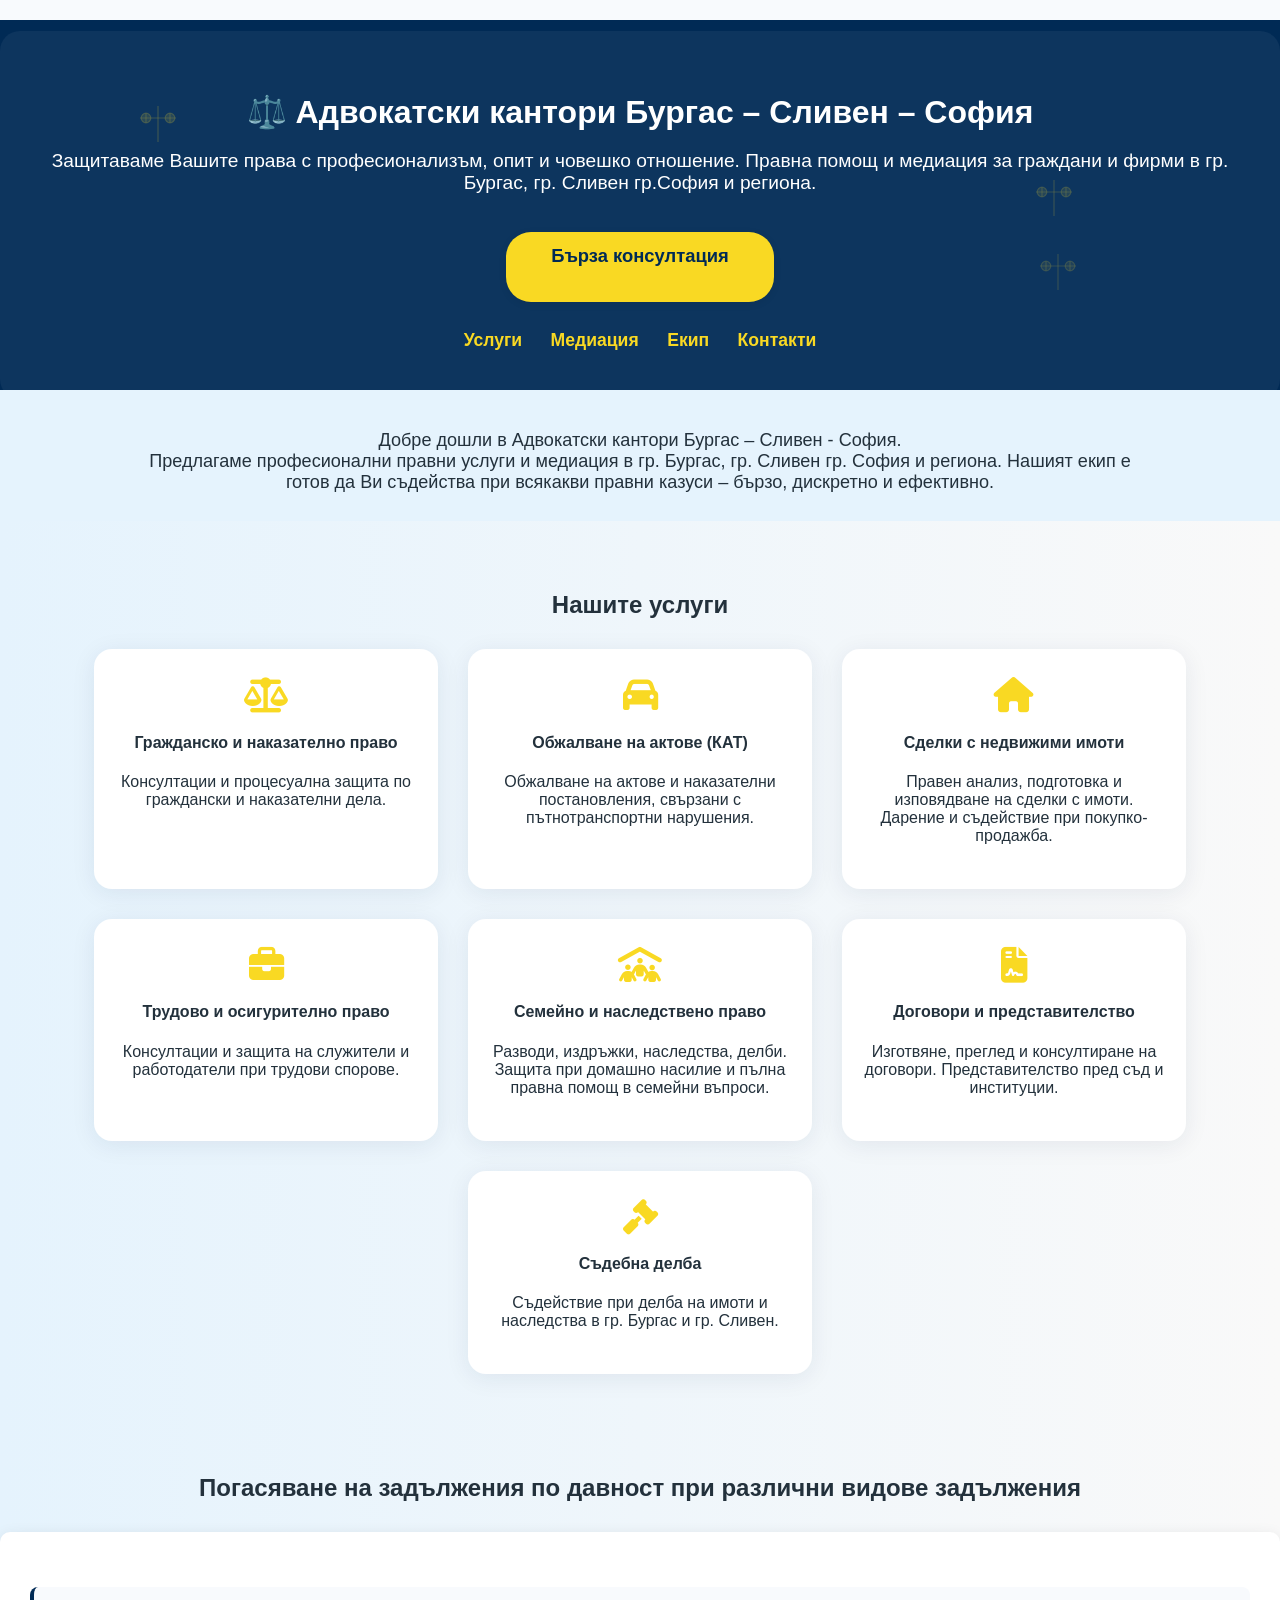
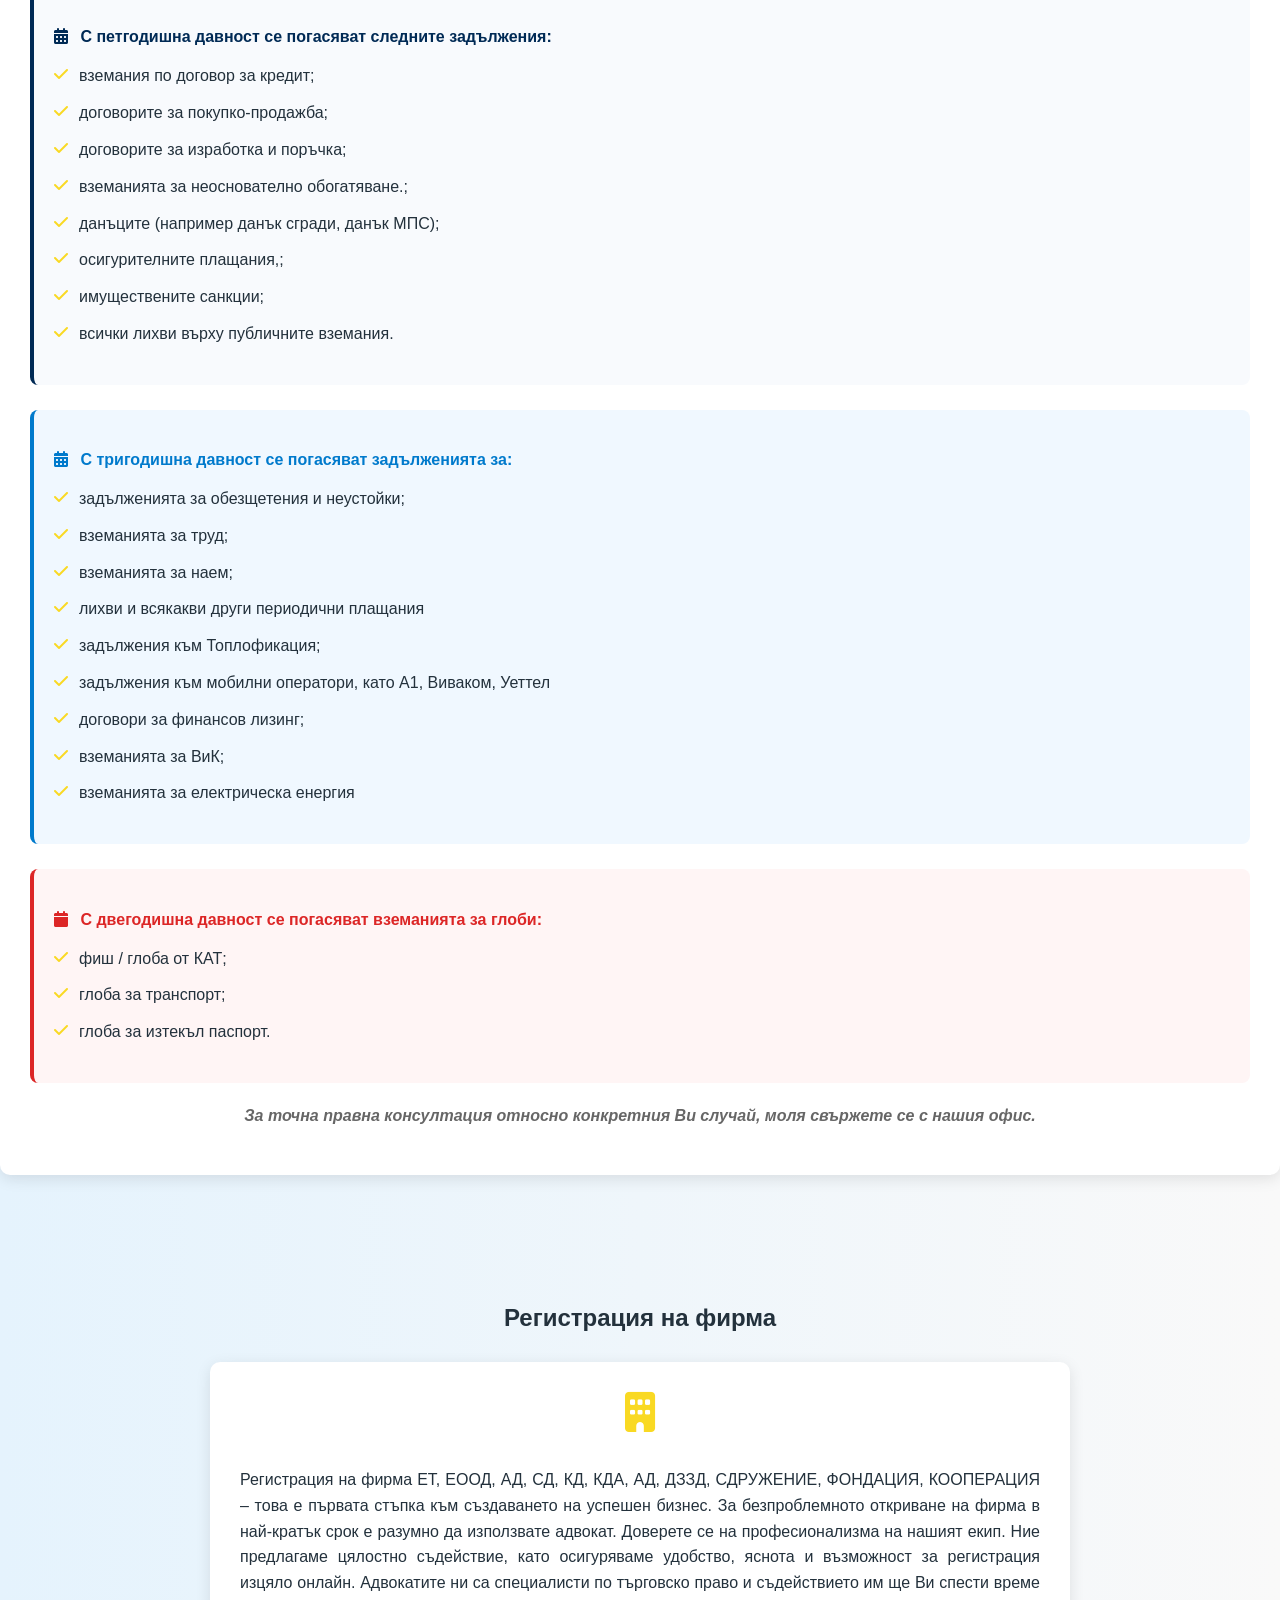
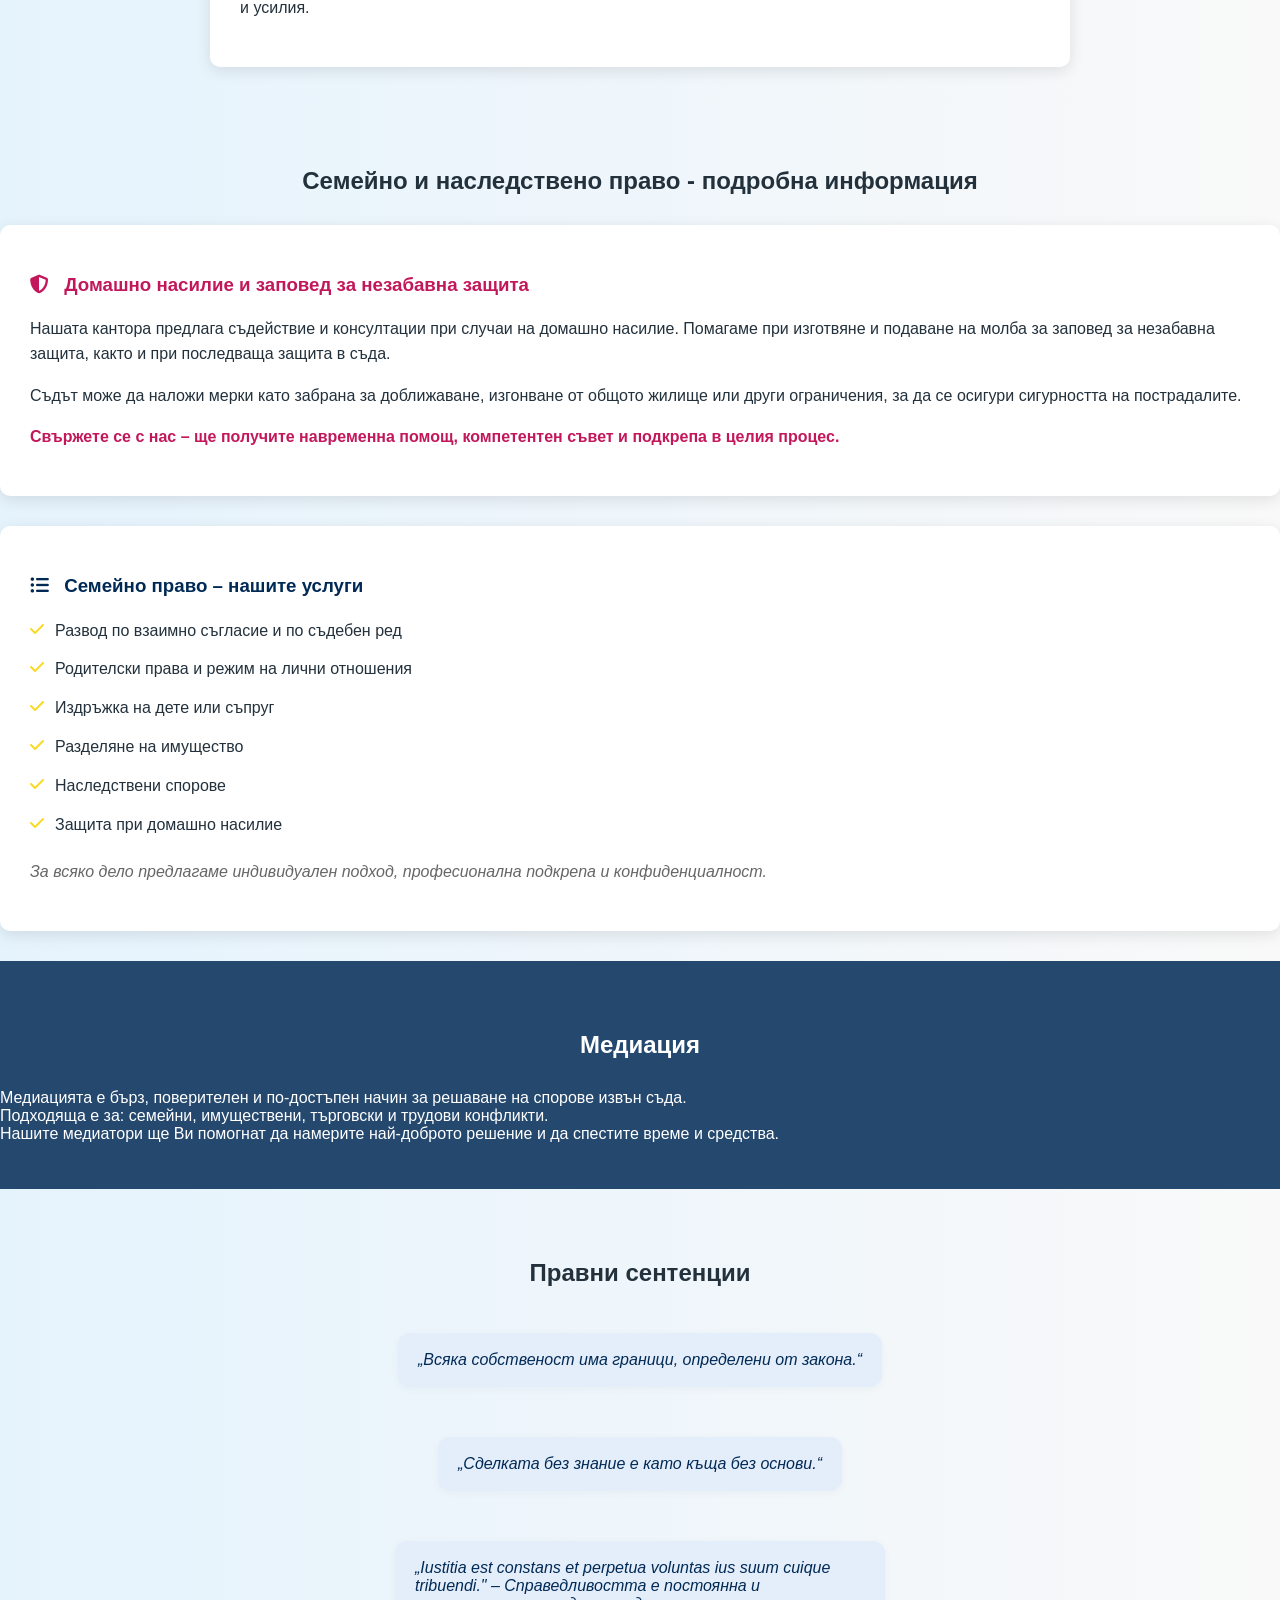
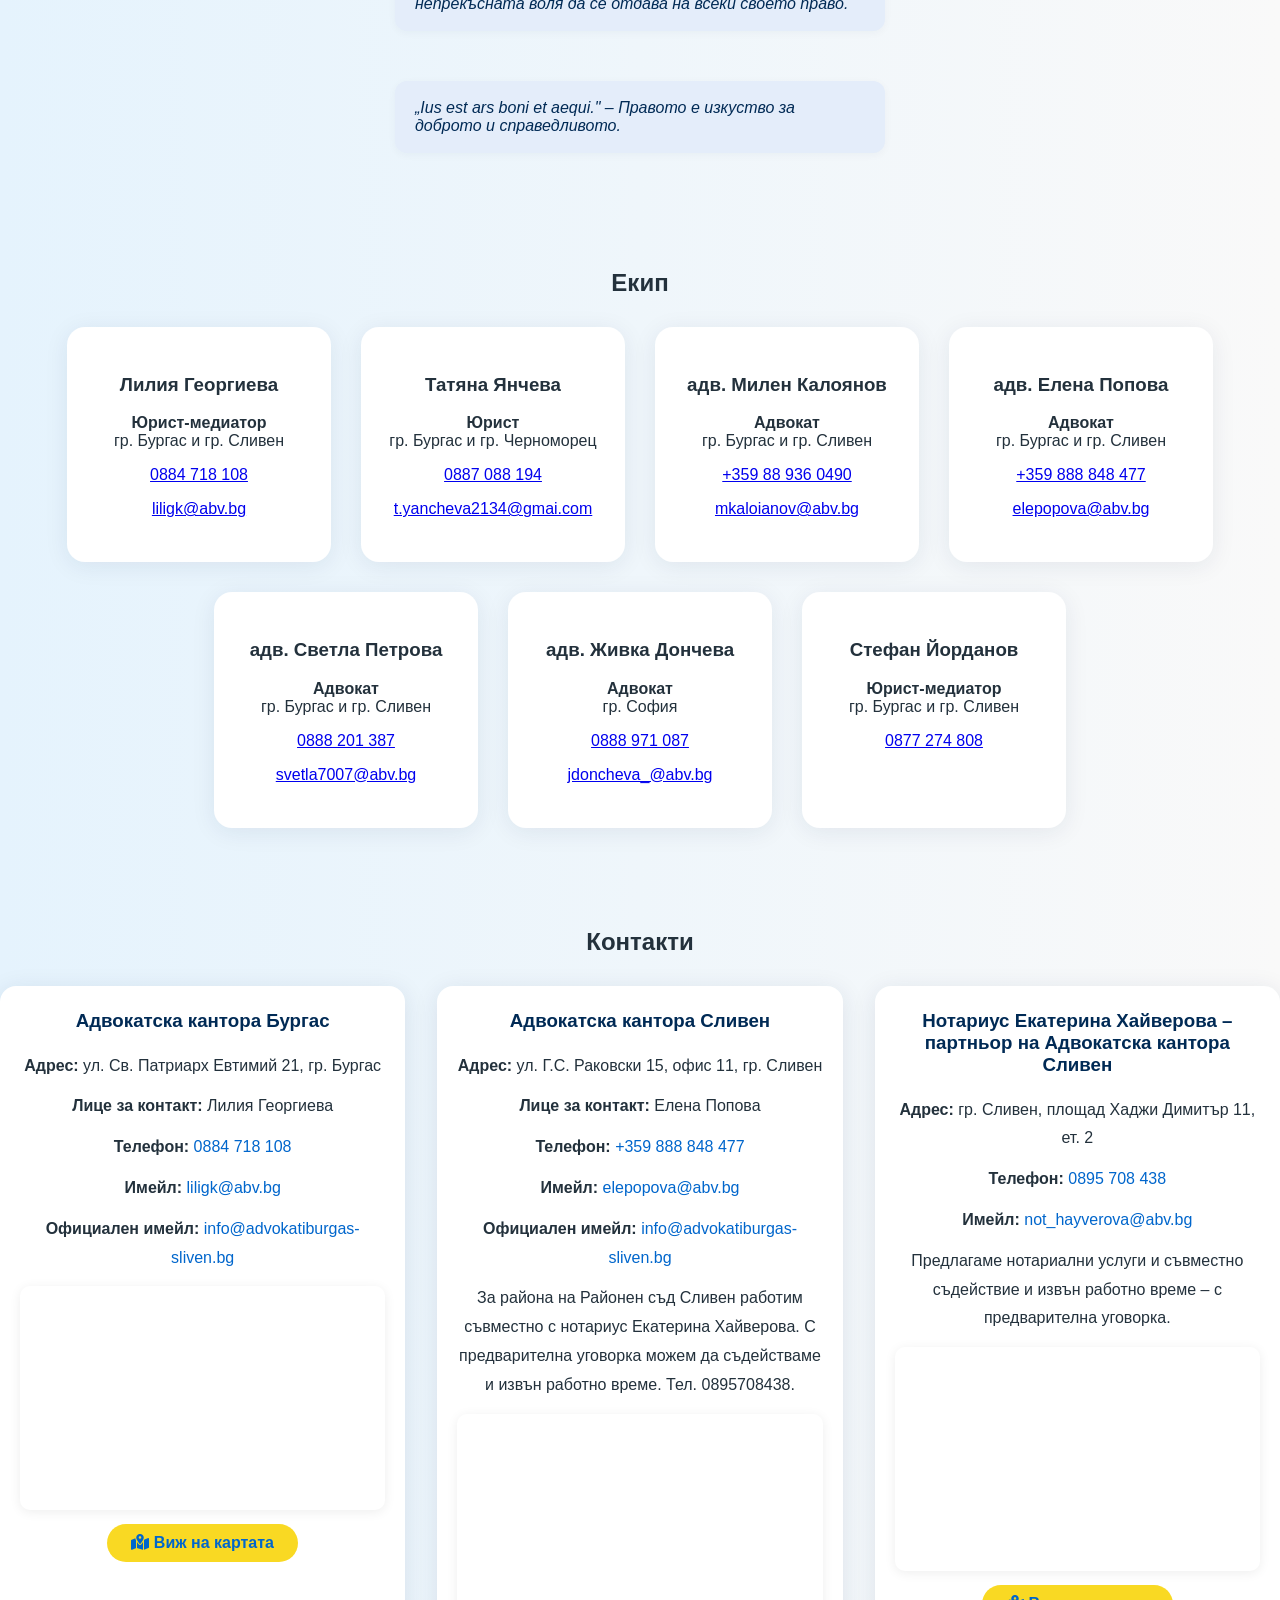
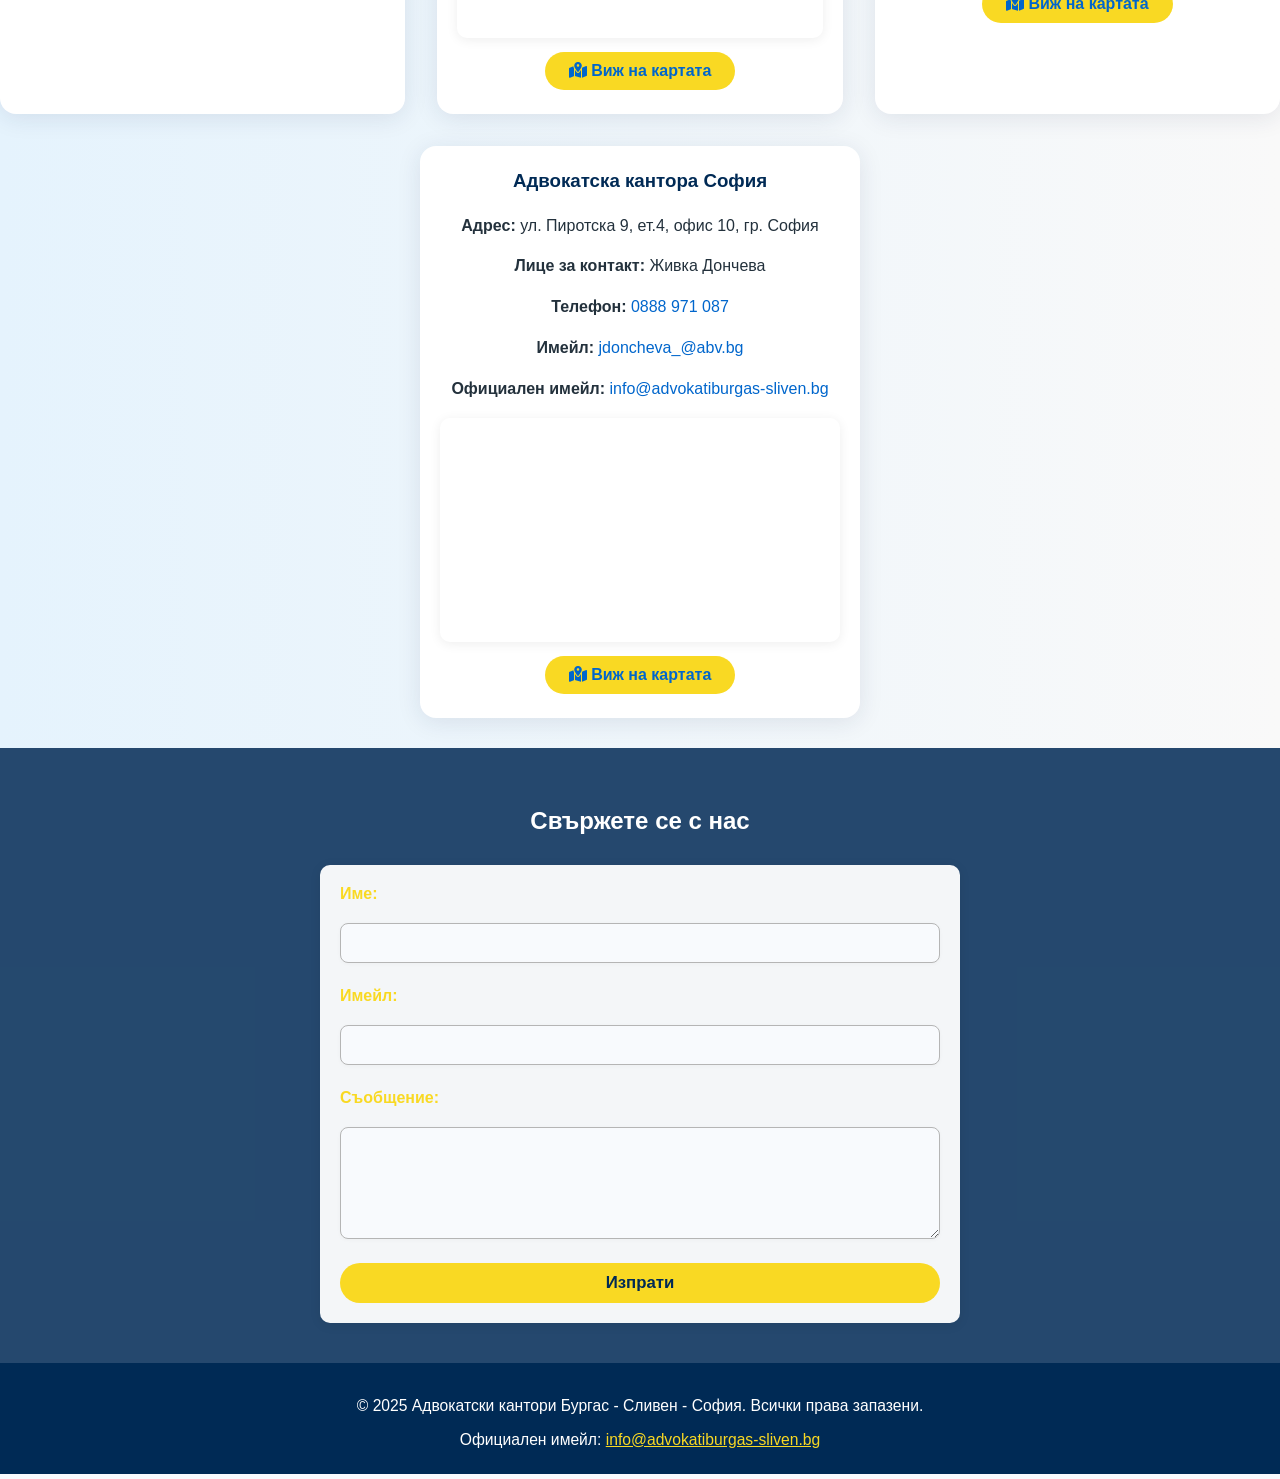
<file: index.html>
<!DOCTYPE html>
<html lang="bg">
<head>
  <meta charset="UTF-8">
  <meta name="viewport" content="width=device-width,initial-scale=1.0,viewport-fit=cover,user-scalable=no">
  <title>⚖️ Адвокатски кантори Бургас - Сливен - София | Правна защита и медиация</title>
  <meta name="description" content="Адвокатски кантори гр. Бургас - гр. Сливен -гр. София: гражданско и наказателно право, медиация, сделки с имоти, трудово право, семейно и наследствено право, консултации, представителство.">
  <meta name="keywords" content="адвокати гр. Бургас, адвокат гр. Сливен, медиация, гражданско право, сделки с имоти, трудово право, наследствено право, КАТ, адвокатска кантора">
  <meta name="google-site-verification" content="3AGiKuA4mHIUR94pEZAQiBegj-yKTLAnywyGT0qXoVY" />
  
  <!-- Open Graph Meta Tags -->
  <meta property="og:title" content="⚖️ Адвокатски кантори Бургас - Сливен - София | Правна защита и медиация">
  <meta property="og:description" content="Адвокатски кантори гр. Бургас - гр. Сливен -гр. София: гражданско и наказателно право, медиация, сделки с имоти, трудово право, семейно и наследствено право, консултации, представителство.">
  <meta property="og:image" content="https://advokatiburgas-sliven.bg/share-1200x630.png">
  <meta property="og:image:alt" content="Адвокатски кантори Бургас - Сливен -София лого">
  <meta property="og:image:width" content="1200">
  <meta property="og:image:height" content="630">
  <meta property="og:image:type" content="image/png">
  <meta property="og:image:secure_url" content="https://advokatiburgas-sliven.bg/share-1200x630.png">
  <meta property="og:url" content="https://advokatiburgas-sliven.bg/">
  <meta property="og:type" content="website">
  <meta property="og:locale" content="bg_BG">
  
  <!-- Twitter Card Meta Tags -->
  <meta name="twitter:card" content="summary">
  <meta name="twitter:title" content="⚖️ Адвокатски кантори Бургас - Сливен - София | Правна защита и медиация">
  <meta name="twitter:description" content="Адвокатска кантора гр. Бургас - гр. Сливен: гражданско и наказателно право, медиация, сделки с имоти, трудово право, семейно и наследствено право, консултации, представителство.">
  <meta name="twitter:image" content="https://advokatiburgas-sliven.bg/share-1200x630.png">
  <meta name="twitter:image:alt" content="Адвокатски кантори Бургас - Сливен -София  лого">
  
  <!-- Favicon -->
  <link rel="icon" type="image/x-icon" href="/favicon.ico">
  <link rel="icon" type="image/svg+xml" href="/favicon.svg">
  <link rel="icon" type="image/png" sizes="192x192" href="/favicon-192.png">
  <link rel="apple-touch-icon" sizes="180x180" href="/apple-touch-icon.png">
  
  <link rel="canonical" href="https://advokatiburgas-sliven.bg/">
  <link rel="preload" as="image" href="https://images.unsplash.com/photo-1521791136064-7986c2920216?auto=format&fit=crop&w=1600&q=85&fm=webp">
  <link rel="stylesheet" href="style.css">
  <link rel="stylesheet" href="https://cdnjs.cloudflare.com/ajax/libs/font-awesome/6.4.2/css/all.min.css">
  
  <!-- Schema.org Organization Structured Data -->
  <script type="application/ld+json">
  {
    "@context": "https://schema.org",
    "@type": "Organization",
    "name": "Адвокатски кантори Бургас - Сливен -София",
    "alternateName": ["Адвокатска кантора Бургас", "Адвокатска кантора Сливен", "Адвокатска кантора София"],
    "description": "Професионални правни услуги и медиация в гр. Бургас, гр. Сливен, гр. София. Гражданско и наказателно право, медиация, сделки с имоти, трудово право, семейно и наследствено право.",
    "url": "https://advokatiburgas-sliven.bg",
    "logo": "https://advokatiburgas-sliven.bg/logo-burgas-sliven.png",
    "image": "https://advokatiburgas-sliven.bg/logo-burgas-sliven.png",
    "foundingDate": "2020",
    "areaServed": [
      {
        "@type": "City",
        "name": "Бургас",
        "addressCountry": "BG"
      },
      {
        "@type": "City", 
        "name": "Сливен",
        "addressCountry": "BG"
      },
      {
        "@type": "City",
        "name": "София",
        "addressCountry": "BG"
      }
    ],
    "serviceType": [
      "Гражданско право",
      "Наказателно право", 
      "Медиация",
      "Сделки с имоти",
      "Трудово право",
      "Семейно право",
      "Наследствено право",
      "КАТ обжалвания",
      "Корпоративно право"
    ],
    "hasOfferCatalog": {
      "@type": "OfferCatalog",
      "name": "Правни услуги",
      "itemListElement": [
        {
          "@type": "Offer",
          "itemOffered": {
            "@type": "Service",
            "name": "Гражданско и наказателно право",
            "description": "Консултации и процесуална защита по граждански и наказателни дела"
          }
        },
        {
          "@type": "Offer", 
          "itemOffered": {
            "@type": "Service",
            "name": "Медиация",
            "description": "Алтернативно решаване на спорове чрез медиация"
          }
        },
        {
          "@type": "Offer",
          "itemOffered": {
            "@type": "Service", 
            "name": "Сделки с имоти",
            "description": "Правна помощ при покупко-продажба и други сделки с недвижими имоти"
          }
        },
        {
          "@type": "Offer",
          "itemOffered": {
            "@type": "Service",
            "name": "Трудово и осигурително право", 
            "description": "Консултации и защита на служители и работодатели при трудови спорове"
          }
        },
        {
          "@type": "Offer",
          "itemOffered": {
            "@type": "Service",
            "name": "Договори и представителство",
            "description": "Изготвяне, преглед и консултиране на договори. Представителство пред съд и институции"
          }
        }
      ]
    },
    "address": [
      {
        "@type": "PostalAddress",
        "streetAddress": "ул. Св. Патриарх Евтимий 21",
        "addressLocality": "Бургас",
        "addressCountry": "BG",
        "addressRegion": "Бургас"
      },
      {
        "@type": "PostalAddress", 
        "streetAddress": "ул. Г.С. Раковски 15, офис 11",
        "addressLocality": "Сливен",
        "addressCountry": "BG",
        "addressRegion": "Сливен"
      },
      {
        "@type": "PostalAddress",
        "streetAddress": "ул. Пиротска 9, ет.4, офис 10",
        "addressLocality": "София",
        "addressCountry": "BG",
        "addressRegion": "София"
      }
    ],
    "telephone": ["+359884718108", "+359888848477", "+359888971087"],
    "email": ["info@advokatiburgas-sliven.bg", "liligk@abv.bg", "elepopova@abv.bg", "jdoncheva_@abv.bg", "not_hayverova@abv.bg"],
    "contactPoint": [
      {
        "@type": "ContactPoint",
        "contactType": "customer service",
        "areaServed": "България",
        "availableLanguage": "Bulgarian",
        "telephone": ["+359884718108", "+359888848477"],
        "email": "info@advokatiburgas-sliven.bg",
        "contactOption": "TollFree",
        "name": "Официален контакт"
      },
      {
        "@type": "ContactPoint",
        "contactType": "customer service",
        "areaServed": "Бургас",
        "availableLanguage": "Bulgarian",
        "telephone": "+359884718108", 
        "email": "liligk@abv.bg",
        "contactOption": "TollFree"
      },
      {
        "@type": "ContactPoint",
        "contactType": "customer service", 
        "areaServed": "Сливен",
        "availableLanguage": "Bulgarian",
        "telephone": "+359888848477",
        "email": "elepopova@abv.bg", 
        "contactOption": "TollFree"
      },
      {
        "@type": "ContactPoint",
        "contactType": "customer service",
        "areaServed": "София",
        "availableLanguage": "Bulgarian",
        "telephone": "+359888971087",
        "email": "jdoncheva_@abv.bg",
        "contactOption": "TollFree"
      }
    ],
    "employee": [
      {
        "@type": "Person",
        "name": "Лилия Георгиева",
        "jobTitle": "Адвокат",
        "worksFor": {
          "@type": "Organization",
          "name": "Адвокатска кантора Бургас - Сливен"
        },
        "workLocation": {
          "@type": "Place",
          "address": {
            "@type": "PostalAddress",
            "streetAddress": "ул. Св. Патриарх Евтимий 21",
            "addressLocality": "Бургас",
            "addressCountry": "BG"
          }
        }
      },
      {
        "@type": "Person", 
        "name": "Елена Попова",
        "jobTitle": "Адвокат",
        "worksFor": {
          "@type": "Organization",
          "name": "Адвокатска кантора Бургас - Сливен"
        },
        "workLocation": {
          "@type": "Place",
          "address": {
            "@type": "PostalAddress",
            "streetAddress": "ул. Г.С. Раковски 15, офис 11", 
            "addressLocality": "Сливен",
            "addressCountry": "BG"
          }
        }
      },
      {
        "@type": "Person",
        "name": "Живка Дончева",
        "jobTitle": "Адвокат",
        "worksFor": {
          "@type": "Organization",
          "name": "Адвокатска кантора Бургас - Сливен"
        },
        "workLocation": {
          "@type": "Place",
          "address": {
            "@type": "PostalAddress",
            "streetAddress": "ул. Пиротска 9, ет.4, офис 10",
            "addressLocality": "София",
            "addressCountry": "BG"
          }
        }
      }
    ]
  }
  </script>
  
  <!-- Schema.org Notary Structured Data -->
  <script type="application/ld+json">
  {
    "@context": "https://schema.org",
    "@type": "LegalService",
    "name": "Нотариус Екатерина Хайверова",
    "description": "Нотариални услуги в гр. Сливен - партньор на Адвокатска кантора Сливен",
    "serviceType": "Notary",
    "address": {
      "@type": "PostalAddress",
      "streetAddress": "площад Хаджи Димитър 11, ет. 2",
      "addressLocality": "Сливен",
      "addressCountry": "BG",
      "addressRegion": "Сливен"
    },
    "telephone": "+359895708438",
    "email": "not_hayverova@abv.bg",
    "contactPoint": {
      "@type": "ContactPoint",
      "contactType": "customer service",
      "areaServed": "Сливен",
      "availableLanguage": "Bulgarian",
      "telephone": "+359895708438",
      "contactOption": "TollFree"
    },
    "makesOffer": {
      "@type": "Offer",
      "itemOffered": {
        "@type": "Service",
        "name": "Нотариални услуги",
        "description": "Предлагаме нотариални услуги и съвместно съдействие и извън работно време – с предварителна уговорка"
      }
    },
    "employee": {
      "@type": "Person",
      "name": "Екатерина Хайверова",
      "jobTitle": "Нотариус"
    }
  }
  </script>
</head>
<body>
  <header class="hero">
    <div class="floating-scales">
      <div class="scale scale-1">
        <svg viewBox="0 0 100 100" xmlns="http://www.w3.org/2000/svg">
          <g fill="rgba(249, 217, 35, 0.3)" stroke="rgba(249, 217, 35, 0.5)" stroke-width="2">
            <line x1="50" y1="20" x2="50" y2="80"/>
            <line x1="20" y1="40" x2="80" y2="40"/>
            <circle cx="30" cy="40" r="8"/>
            <circle cx="70" cy="40" r="8"/>
            <line x1="30" y1="32" x2="30" y2="48"/>
            <line x1="70" y1="32" x2="70" y2="48"/>
          </g>
        </svg>
      </div>
      <div class="scale scale-2">
        <svg viewBox="0 0 100 100" xmlns="http://www.w3.org/2000/svg">
          <g fill="rgba(249, 217, 35, 0.2)" stroke="rgba(249, 217, 35, 0.4)" stroke-width="2">
            <line x1="50" y1="20" x2="50" y2="80"/>
            <line x1="20" y1="40" x2="80" y2="40"/>
            <circle cx="30" cy="40" r="8"/>
            <circle cx="70" cy="40" r="8"/>
            <line x1="30" y1="32" x2="30" y2="48"/>
            <line x1="70" y1="32" x2="70" y2="48"/>
          </g>
        </svg>
      </div>
      <div class="scale scale-3">
        <svg viewBox="0 0 100 100" xmlns="http://www.w3.org/2000/svg">
          <g fill="rgba(249, 217, 35, 0.25)" stroke="rgba(249, 217, 35, 0.45)" stroke-width="2">
            <line x1="50" y1="20" x2="50" y2="80"/>
            <line x1="20" y1="40" x2="80" y2="40"/>
            <circle cx="30" cy="40" r="8"/>
            <circle cx="70" cy="40" r="8"/>
            <line x1="30" y1="32" x2="30" y2="48"/>
            <line x1="70" y1="32" x2="70" y2="48"/>
          </g>
        </svg>
      </div>
    </div>
    <div class="hero-overlay">
      <h1>⚖️ Адвокатски кантори Бургас – Сливен – София</h1>
      <p>Защитаваме Вашите права с професионализъм, опит и човешко отношение. Правна помощ и медиация за граждани и фирми в гр. Бургас, гр. Сливен гр.София и региона.</p>
      <a href="#contact" class="btn-consult">Бърза консултация</a>
      <nav class="main-nav">
        <a href="#services">Услуги</a>
        <a href="#mediation">Медиация</a>
        <a href="#team">Екип</a>
        <a href="#offices">Контакти</a>
      </nav>
      
      <!-- Hidden SEO Internal Links -->
      <nav class="seo-links">
        <a href="#services">Правни услуги адвокат Бургас Сливен</a>
        <a href="#statute-limitations">Погасяване задължения по давност</a>
        <a href="#company-registration">Регистрация на фирма адвокат</a>
        <a href="#family-law">Семейно и наследствено право</a>
        <a href="#mediation">Медиация правни спорове</a>
        <a href="#legal-quotes">Правни сентенции</a>
        <a href="#team">Адвокатски екип Бургас Сливен</a>
        <a href="#offices">Офиси адвокатска кантора</a>
        <a href="#contact">Контакт адвокат</a>
      </nav>
    </div>
  </header>

  <section class="welcome">
    <p>
      Добре дошли в Адвокатски кантори Бургас – Сливен - София.<br>
      Предлагаме професионални правни услуги и медиация в гр. Бургас, гр. Сливен гр. София и региона. Нашият екип е готов да Ви съдейства при всякакви правни казуси – бързо, дискретно и ефективно.
    </p>
  </section>

  <section id="services" class="section-bg">
    <h2>Нашите услуги</h2>
    <div class="services-list">
      <div class="service-card animate">
        <i class="fa fa-balance-scale"></i>
        <h4>Гражданско и наказателно право</h4>
        <p>Консултации и процесуална защита по граждански и наказателни дела.</p>
      </div>
      <div class="service-card animate">
        <i class="fa fa-car"></i>
        <h4>Обжалване на актове (КАТ)</h4>
        <p>Обжалване на актове и наказателни постановления, свързани с пътнотранспортни нарушения.</p>
      </div>
      <div class="service-card animate">
        <i class="fa fa-home"></i>
        <h4>Сделки с недвижими имоти</h4>
        <p>Правен анализ, подготовка и изповядване на сделки с имоти. Дарение и съдействие при покупко-продажба.</p>
      </div>
      <div class="service-card animate">
        <i class="fa fa-briefcase"></i>
        <h4>Трудово и осигурително право</h4>
        <p>Консултации и защита на служители и работодатели при трудови спорове.</p>
      </div>
      <div class="service-card animate">
        <i class="fa fa-people-roof"></i>
        <h4>Семейно и наследствено право</h4>
        <p>Разводи, издръжки, наследства, делби. Защита при домашно насилие и пълна правна помощ в семейни въпроси.</p>
      </div>
      <div class="service-card animate">
        <i class="fa fa-file-contract"></i>
        <h4>Договори и представителство</h4>
        <p>Изготвяне, преглед и консултиране на договори. Представителство пред съд и институции.</p>
      </div>
      <div class="service-card animate">
        <i class="fa fa-gavel"></i>
        <h4>Съдебна делба</h4>
        <p>Съдействие при делба на имоти и наследства в гр. Бургас и гр. Сливен.</p>
      </div>
    </div>
    
    <!-- Hidden SEO Internal Links -->
    <div class="seo-links">
      <a href="/">Начало адвокатска кантора</a>
      <a href="#statute-limitations">Давност на задължения</a>
      <a href="#company-registration">Регистрация фирма</a>
      <a href="#family-law">Семейно право развод</a>
      <a href="#mediation">Медиация Бургас</a>
      <a href="#team">Адвокати Бургас Сливен</a>
      <a href="#contact">Консултация адвокат</a>
    </div>
  </section>

  <section id="statute-limitations" class="section-bg">
    <h2>Погасяване на задължения по давност при различни видове задължения</h2>
    
    <div class="statute-limitations-content animate">
      <div style="background: #fff; padding: 30px; border-radius: 10px; margin-bottom: 30px; box-shadow: 0 4px 15px rgba(0,0,0,0.1);">
        
        <div style="display: grid; gap: 25px; margin-top: 25px;">
          <div style="background: #f8fafd; padding: 20px; border-radius: 8px; border-left: 4px solid #002a55;">
            <h4 style="color: #002a55; margin-bottom: 15px;">
              <i class="fa fa-calendar-days" style="margin-right: 8px;"></i>
              С петгодишна давност се погасяват следните задължения:
            </h4>
            <ul style="font-size: 16px; line-height: 1.8; list-style: none; padding-left: 0;">
              <li style="margin-bottom: 8px; padding-left: 25px; position: relative;">
                <i class="fa fa-check" style="color: #f9d923; position: absolute; left: 0; top: 4px;"></i>
                вземания по договор за кредит;
              </li>
              <li style="margin-bottom: 8px; padding-left: 25px; position: relative;">
                <i class="fa fa-check" style="color: #f9d923; position: absolute; left: 0; top: 4px;"></i>
                договорите за покупко-продажба;
              </li>
              <li style="margin-bottom: 8px; padding-left: 25px; position: relative;">
                <i class="fa fa-check" style="color: #f9d923; position: absolute; left: 0; top: 4px;"></i>
                договорите за изработка и поръчка;
              </li>
              <li style="margin-bottom: 8px; padding-left: 25px; position: relative;">
                <i class="fa fa-check" style="color: #f9d923; position: absolute; left: 0; top: 4px;"></i>
                вземанията за неоснователно обогатяване.;
              </li>
              <li style="margin-bottom: 8px; padding-left: 25px; position: relative;">
                <i class="fa fa-check" style="color: #f9d923; position: absolute; left: 0; top: 4px;"></i>
                данъците (например данък сгради, данък МПС);
              </li>
              <li style="margin-bottom: 8px; padding-left: 25px; position: relative;">
                <i class="fa fa-check" style="color: #f9d923; position: absolute; left: 0; top: 4px;"></i>
                осигурителните плащания,;
              </li>
              <li style="margin-bottom: 8px; padding-left: 25px; position: relative;">
                <i class="fa fa-check" style="color: #f9d923; position: absolute; left: 0; top: 4px;"></i>
                имуществените санкции;
              </li>
              <li style="margin-bottom: 8px; padding-left: 25px; position: relative;">
                <i class="fa fa-check" style="color: #f9d923; position: absolute; left: 0; top: 4px;"></i>
                всички лихви върху публичните вземания.
              </li>
            </ul>
          </div>

          <div style="background: #f0f8ff; padding: 20px; border-radius: 8px; border-left: 4px solid #007acc;">
            <h4 style="color: #007acc; margin-bottom: 15px;">
              <i class="fa fa-calendar-alt" style="margin-right: 8px;"></i>
              С тригодишна давност се погасяват задълженията за:
            </h4>
            <ul style="font-size: 16px; line-height: 1.8; list-style: none; padding-left: 0;">
              <li style="margin-bottom: 8px; padding-left: 25px; position: relative;">
                <i class="fa fa-check" style="color: #f9d923; position: absolute; left: 0; top: 4px;"></i>
                задълженията за обезщетения и неустойки;
              </li>
              <li style="margin-bottom: 8px; padding-left: 25px; position: relative;">
                <i class="fa fa-check" style="color: #f9d923; position: absolute; left: 0; top: 4px;"></i>
                вземанията за труд;
              </li>
              <li style="margin-bottom: 8px; padding-left: 25px; position: relative;">
                <i class="fa fa-check" style="color: #f9d923; position: absolute; left: 0; top: 4px;"></i>
                вземанията за наем;
              </li>
              <li style="margin-bottom: 8px; padding-left: 25px; position: relative;">
                <i class="fa fa-check" style="color: #f9d923; position: absolute; left: 0; top: 4px;"></i>
                лихви и всякакви други периодични плащания
              </li>
              <li style="margin-bottom: 8px; padding-left: 25px; position: relative;">
                <i class="fa fa-check" style="color: #f9d923; position: absolute; left: 0; top: 4px;"></i>
                задължения към Топлофикация;
              </li>
              <li style="margin-bottom: 8px; padding-left: 25px; position: relative;">
                <i class="fa fa-check" style="color: #f9d923; position: absolute; left: 0; top: 4px;"></i>
                задължения към мобилни оператори, като А1, Виваком, Уеттел
              </li>
              <li style="margin-bottom: 8px; padding-left: 25px; position: relative;">
                <i class="fa fa-check" style="color: #f9d923; position: absolute; left: 0; top: 4px;"></i>
                договори за финансов лизинг;
              </li>
              <li style="margin-bottom: 8px; padding-left: 25px; position: relative;">
                <i class="fa fa-check" style="color: #f9d923; position: absolute; left: 0; top: 4px;"></i>
                вземанията за ВиК;
              </li>
              <li style="margin-bottom: 8px; padding-left: 25px; position: relative;">
                <i class="fa fa-check" style="color: #f9d923; position: absolute; left: 0; top: 4px;"></i>
                вземанията за електрическа енергия
              </li>
            </ul>
          </div>

          <div style="background: #fff5f5; padding: 20px; border-radius: 8px; border-left: 4px solid #dc2626;">
            <h4 style="color: #dc2626; margin-bottom: 15px;">
              <i class="fa fa-calendar" style="margin-right: 8px;"></i>
              С двегодишна давност се погасяват вземанията за глоби:
            </h4>
            <ul style="font-size: 16px; line-height: 1.8; list-style: none; padding-left: 0;">
              <li style="margin-bottom: 8px; padding-left: 25px; position: relative;">
                <i class="fa fa-check" style="color: #f9d923; position: absolute; left: 0; top: 4px;"></i>
                фиш / глоба от КАТ;
              </li>
              <li style="margin-bottom: 8px; padding-left: 25px; position: relative;">
                <i class="fa fa-check" style="color: #f9d923; position: absolute; left: 0; top: 4px;"></i>
                глоба за транспорт;
              </li>
              <li style="margin-bottom: 8px; padding-left: 25px; position: relative;">
                <i class="fa fa-check" style="color: #f9d923; position: absolute; left: 0; top: 4px;"></i>
                глоба за изтекъл паспорт.
              </li>
            </ul>
          </div>
        </div>

        <p style="font-size: 16px; line-height: 1.6; margin-top: 20px; font-style: italic; color: #666; text-align: center;">
          <strong>За точна правна консултация относно конкретния Ви случай, моля свържете се с нашия офис.</strong>
        </p>
      </div>
    </div>
    
    <!-- Hidden SEO Internal Links -->
    <div class="seo-links">
      <a href="/">Началната страница</a>
      <a href="#services">Правни услуги</a>
      <a href="#company-registration">Регистрация на ООД ЕООД АД</a>
      <a href="#family-law">Адвокат семейно право</a>
      <a href="#mediation">Медиатор спорове</a>
      <a href="#team">Адвокати екип</a>
      <a href="#offices">Адрес офис адвокат</a>
    </div>
  </section>

  <section id="company-registration" class="section-bg">
    <h2>Регистрация на фирма</h2>
    <div class="animate">
      <div style="background: #fff; padding: 30px; border-radius: 10px; margin: 0 auto; max-width: 800px; box-shadow: 0 4px 15px rgba(0,0,0,0.1);">
        <div style="text-align: center; margin-bottom: 20px;">
          <i class="fa fa-building" style="font-size: 2.5rem; color: #f9d923; margin-bottom: 15px;"></i>
        </div>
        <p style="font-size: 16px; line-height: 1.6; text-align: justify;">
          Регистрация на фирма ЕТ, ЕООД, АД, СД, КД, КДА, АД, ДЗЗД, СДРУЖЕНИЕ, ФОНДАЦИЯ, КООПЕРАЦИЯ – това е първата стъпка към създаването на успешен бизнес. За безпроблемното откриване на фирма в най-кратък срок е разумно да използвате адвокат. Доверете се на професионализма на нашият екип. Ние предлагаме цялостно съдействие, като осигуряваме удобство, яснота и възможност за регистрация изцяло онлайн. Адвокатите ни са специалисти по търговско право и съдействието им ще Ви спести време и усилия.
        </p>
      </div>
    </div>
    
    <!-- Hidden SEO Internal Links -->
    <div class="seo-links">
      <a href="/">Адвокатска кантора Бургас Сливен</a>
      <a href="#services">Търговско право услуги</a>
      <a href="#statute-limitations">Давност правни задължения</a>
      <a href="#family-law">Семейно право адвокат</a>
      <a href="#mediation">Медиация бизнес спорове</a>
      <a href="#offices">Офис адвокат Бургас</a>
      <a href="#contact">Консултация регистрация фирма</a>
    </div>
  </section>

  <section id="family-law" class="section-bg">
    <h2>Семейно и наследствено право - подробна информация</h2>
    
    <div class="family-law-content animate">
      <div style="background: #fff; padding: 30px; border-radius: 10px; margin-bottom: 30px; box-shadow: 0 4px 15px rgba(0,0,0,0.1);">
        <h3 style="color:#c2185b; margin-bottom: 20px;">
          <i class="fa fa-shield-alt" style="margin-right: 10px;"></i>
          Домашно насилие и заповед за незабавна защита
        </h3>
        <p style="font-size: 16px; line-height: 1.6; margin-bottom: 15px;">
          Нашата кантора предлага съдействие и консултации при случаи на домашно насилие. Помагаме при изготвяне и подаване на молба за заповед за незабавна защита, както и при последваща защита в съда.
        </p>
        <p style="font-size: 16px; line-height: 1.6; margin-bottom: 15px;">
          Съдът може да наложи мерки като забрана за доближаване, изгонване от общото жилище или други ограничения, за да се осигури сигурността на пострадалите.
        </p>
        <p style="font-size: 16px; line-height: 1.6; font-weight: bold; color: #c2185b;">
          Свържете се с нас – ще получите навременна помощ, компетентен съвет и подкрепа в целия процес.
        </p>
      </div>

      <div style="background: #fff; padding: 30px; border-radius: 10px; box-shadow: 0 4px 15px rgba(0,0,0,0.1);">
        <h3 style="color: #002a55; margin-bottom: 20px;">
          <i class="fa fa-list-ul" style="margin-right: 10px;"></i>
          Семейно право – нашите услуги
        </h3>
        <ul style="font-size: 16px; line-height: 1.8; list-style: none; padding-left: 0;">
          <li style="margin-bottom: 10px; padding-left: 25px; position: relative;">
            <i class="fa fa-check" style="color: #f9d923; position: absolute; left: 0; top: 4px;"></i>
            Развод по взаимно съгласие и по съдебен ред
          </li>
          <li style="margin-bottom: 10px; padding-left: 25px; position: relative;">
            <i class="fa fa-check" style="color: #f9d923; position: absolute; left: 0; top: 4px;"></i>
            Родителски права и режим на лични отношения
          </li>
          <li style="margin-bottom: 10px; padding-left: 25px; position: relative;">
            <i class="fa fa-check" style="color: #f9d923; position: absolute; left: 0; top: 4px;"></i>
            Издръжка на дете или съпруг
          </li>
          <li style="margin-bottom: 10px; padding-left: 25px; position: relative;">
            <i class="fa fa-check" style="color: #f9d923; position: absolute; left: 0; top: 4px;"></i>
            Разделяне на имущество
          </li>
          <li style="margin-bottom: 10px; padding-left: 25px; position: relative;">
            <i class="fa fa-check" style="color: #f9d923; position: absolute; left: 0; top: 4px;"></i>
            Наследствени спорове
          </li>
          <li style="margin-bottom: 10px; padding-left: 25px; position: relative;">
            <i class="fa fa-check" style="color: #f9d923; position: absolute; left: 0; top: 4px;"></i>
            Защита при домашно насилие
          </li>
        </ul>
        <p style="font-size: 16px; line-height: 1.6; margin-top: 20px; font-style: italic; color: #666;">
          За всяко дело предлагаме индивидуален подход, професионална подкрепа и конфиденциалност.
        </p>
      </div>
    </div>
    
    <!-- Hidden SEO Internal Links -->
    <div class="seo-links">
      <a href="/">Начало адвокат семейно право</a>
      <a href="#services">Услуги развод адвокат</a>
      <a href="#statute-limitations">Давност наследство</a>
      <a href="#company-registration">Регистрация фирма</a>
      <a href="#mediation">Медиация семейни спорове</a>
      <a href="#team">Адвокат Бургас развод</a>
      <a href="#contact">Консултация домашно насилие</a>
    </div>
  </section>

  <section id="mediation" class="section-img" style="background-image: url('https://images.unsplash.com/photo-1464983953574-0892a716854b?auto=format&fit=crop&w=1200&q=80');">
    <h2>Медиация</h2>
    <div class="mediation-content animate">
      <p>
        Медиацията е бърз, поверителен и по-достъпен начин за решаване на спорове извън съда.<br>
        Подходяща е за: семейни, имуществени, търговски и трудови конфликти.<br>
        Нашите медиатори ще Ви помогнат да намерите най-доброто решение и да спестите време и средства.
      </p>
    </div>
    
    <!-- Hidden SEO Internal Links -->
    <div class="seo-links">
      <a href="/">Начална страница медиация</a>
      <a href="#services">Правни услуги медиатор</a>
      <a href="#family-law">Медиация семейни спорове развод</a>
      <a href="#team">Медиатор Бургас Сливен</a>
      <a href="#offices">Офис медиатор</a>
      <a href="#contact">Консултация медиация</a>
    </div>
  </section>

  <section id="legal-quotes" class="section-bg">
    <h2>Правни сентенции</h2>
    <div class="quotes animate">
      <blockquote>„Всяка собственост има граници, определени от закона.“</blockquote>
      <blockquote>„Сделката без знание е като къща без основи.“</blockquote>
      <blockquote>„Iustitia est constans et perpetua voluntas ius suum cuique tribuendi." – Справедливостта е постоянна и непрекъсната воля да се отдава на всеки своето право.</blockquote>
      <blockquote>„Ius est ars boni et aequi." – Правото е изкуство за доброто и справедливото.</blockquote>
    </div>
    
    <!-- Hidden SEO Internal Links -->
    <div class="seo-links">
      <a href="/">Начало правни сентенции</a>
      <a href="#services">Право справедливост услуги</a>
      <a href="#family-law">Правна защита семейство</a>
      <a href="#mediation">Справедливост медиация</a>
      <a href="#team">Професионални адвокати</a>
      <a href="#contact">Правна консултация</a>
    </div>
  </section>

  <!-- Екип - всички заедно с обозначение -->
  <section id="team" class="section-bg">
    <h2>Екип</h2>
    <div class="team-cards">
      <div class="card animate">
        <h3>Лилия Георгиева</h3>
        <p><strong>Юрист-медиатор</strong><br>гр. Бургас и гр. Сливен</p>
        <p><a href="tel:+359884718108">0884 718 108</a></p>
        <p><a href="mailto:liligk@abv.bg">liligk@abv.bg</a></p>
      </div>
      <div class="card animate">
        <h3>Татяна Янчева</h3>
        <p><strong>Юрист</strong><br>гр. Бургас и гр. Черноморец</p>
        <p><a href="tel:+359887088194">0887 088 194</a></p>
        <p><a href="mailto:t.yancheva2134@gmai.com">t.yancheva2134@gmai.com</a></p>
      </div>
      <div class="card animate">
        <h3>адв. Милен Калоянов</h3>
        <p><strong>Адвокат</strong><br>гр. Бургас и гр. Сливен</p>
        <p><a href="tel:+359889360490">+359 88 936 0490</a></p>
        <p><a href="mailto:mkaloianov@abv.bg">mkaloianov@abv.bg</a></p>
      </div>
      <div class="card animate">
        <h3>адв. Елена Попова</h3>
        <p><strong>Адвокат</strong><br>гр. Бургас и гр. Сливен</p>
        <p><a href="tel:+359888848477">+359 888 848 477</a></p>
        <p><a href="mailto:elepopova@abv.bg">elepopova@abv.bg</a></p>
      </div>
      <div class="card animate">
        <h3>адв. Светла Петрова</h3>
        <p><strong>Адвокат</strong><br>гр. Бургас и гр. Сливен</p>
        <p><a href="tel:+359888201387">0888 201 387</a></p>
        <p><a href="mailto:svetla7007@abv.bg">svetla7007@abv.bg</a></p>
      </div>
      <div class="card animate">
        <h3>адв. Живка Дончева</h3>
        <p><strong>Адвокат</strong><br>гр. София</p>
        <p><a href="tel:+359888971087">0888 971 087</a></p>
        <p><a href="mailto:jdoncheva_@abv.bg">jdoncheva_@abv.bg</a></p>
      </div>
      <div class="card animate">
        <h3>Стефан Йорданов</h3>
        <p><strong>Юрист-медиатор</strong><br>гр. Бургас и гр. Сливен</p>
        <p><a href="tel:+359877274808">0877 274 808</a></p>
      </div>
    </div>
    
    <!-- Hidden SEO Internal Links -->
    <div class="seo-links">
      <a href="/">Началото адвокатски екип</a>
      <a href="#services">Професионални правни услуги</a>
      <a href="#family-law">Адвокат семейно право екип</a>
      <a href="#mediation">Медиатор Бургас екип</a>
      <a href="#offices">Контакти адвокатски офиси</a>
      <a href="#contact">Консултация с адвокат</a>
    </div>
  </section>

  <section id="offices" class="section-bg">
    <h2>Контакти</h2>
    <div class="offices-wrapper">
      <div class="office-card animate">
        <h3>Адвокатска кантора Бургас</h3>
        <p><b>Адрес:</b> ул. Св. Патриарх Евтимий 21, гр. Бургас</p>
        <p><b>Лице за контакт:</b> Лилия Георгиева</p>
        <p><b>Телефон:</b> <a href="tel:+359884718108">0884 718 108</a></p>
        <p><b>Имейл:</b> <a href="mailto:liligk@abv.bg">liligk@abv.bg</a></p>
        <p><b>Официален имейл:</b> <a href="mailto:info@advokatiburgas-sliven.bg">info@advokatiburgas-sliven.bg</a></p>
        <div class="gmap">
          <iframe 
            style="pointer-events:auto; border:0;" 
            src="https://www.google.com/maps?q=42.494686,27.469272&z=16&output=embed" 
            width="100%" height="220" allowfullscreen loading="lazy"
            title="Карта адвокатска кантора Бургас - ул. Св. Патриарх Евтимий 21"
            aria-label="Google карта с местоположение на адвокатска кантора в Бургас център"></iframe>
        </div>
        <a class="btn-map" href="https://www.google.com/maps?q=ул.+Св.+Патриарх+Евтимий+21,+гр.+Бургас" target="_blank">
          <i class="fa fa-map-location-dot"></i> Виж на картата
        </a>
      </div>
      <div class="office-card animate">
        <h3>Адвокатска кантора Сливен</h3>
        <p><b>Адрес:</b> ул. Г.С. Раковски 15, офис 11, гр. Сливен</p>
        <p><b>Лице за контакт:</b> Елена Попова</p>
        <p><b>Телефон:</b> <a href="tel:+359888848477">+359 888 848 477</a></p>
        <p><b>Имейл:</b> <a href="mailto:elepopova@abv.bg">elepopova@abv.bg</a></p>
        <p><b>Официален имейл:</b> <a href="mailto:info@advokatiburgas-sliven.bg">info@advokatiburgas-sliven.bg</a></p>
        <p>За района на Районен съд Сливен работим съвместно с нотариус Екатерина Хайверова. С предварителна уговорка можем да съдействаме и извън работно време. Тел. 0895708438.</p>
        <div class="gmap">
          <iframe 
            style="pointer-events:auto; border:0;" 
            src="https://www.google.com/maps?q=42.681168,26.323663&z=16&output=embed" 
            width="100%" height="220" allowfullscreen loading="lazy"
            title="Карта адвокатска кантора Сливен - ул. Г.С. Раковски 15"
            aria-label="Google карта с местоположение на адвокатска кантора в Сливен център"></iframe>
        </div>
        <a class="btn-map" href="https://www.google.com/maps?q=ул.+Г.С.+Раковски+15,+гр.+Сливен" target="_blank">
          <i class="fa fa-map-location-dot"></i> Виж на картата
        </a>
      </div>
      <div class="office-card animate">
        <h3>Нотариус Екатерина Хайверова – партньор на Адвокатска кантора Сливен</h3>
        <p><b>Адрес:</b> гр. Сливен, площад Хаджи Димитър 11, ет. 2</p>
        <p><b>Телефон:</b> <a href="tel:+359895708438">0895 708 438</a></p>
        <p><b>Имейл:</b> <a href="mailto:not_hayverova@abv.bg">not_hayverova@abv.bg</a></p>
        <p>Предлагаме нотариални услуги и съвместно съдействие и извън работно време – с предварителна уговорка.</p>
        <div class="gmap">
          <iframe 
            style="pointer-events:auto; border:0;" 
            src="https://www.google.com/maps?q=42.681732,26.322449&z=16&output=embed" 
            width="100%" height="220" allowfullscreen loading="lazy"
            title="Карта нотариус Екатерина Хайверова Сливен - площад Хаджи Димитър 11"
            aria-label="Google карта с местоположение на нотариус партньор в Сливен"></iframe>
        </div>
        <a class="btn-map" href="https://www.google.com/maps?q=площад+Хаджи+Димитър+11,+гр.+Сливен" target="_blank">
          <i class="fa fa-map-location-dot"></i> Виж на картата
        </a>
      </div>
      <div class="office-card animate">
        <h3>Адвокатска кантора София</h3>
        <p><b>Адрес:</b> ул. Пиротска 9, ет.4, офис 10, гр. София</p>
        <p><b>Лице за контакт:</b> Живка Дончева</p>
        <p><b>Телефон:</b> <a href="tel:+359888971087">0888 971 087</a></p>
        <p><b>Имейл:</b> <a href="mailto:jdoncheva_@abv.bg">jdoncheva_@abv.bg</a></p>
        <p><b>Официален имейл:</b> <a href="mailto:info@advokatiburgas-sliven.bg">info@advokatiburgas-sliven.bg</a></p>
        <div class="gmap">
          <iframe 
            style="pointer-events:auto; border:0;" 
            src="https://www.google.com/maps?q=42.697845,23.321868&z=16&output=embed" 
            width="100%" height="220" allowfullscreen loading="lazy"
            title="Карта адвокатска кантора София - ул. Пиротска 9"
            aria-label="Google карта с местоположение на адвокатска кантора в София център"></iframe>
        </div>
        <a class="btn-map" href="https://www.google.com/maps?q=ул.+Пиротска+9,+гр.+София" target="_blank">
          <i class="fa fa-map-location-dot"></i> Виж на картата
        </a>
      </div>
    </div>
  </section>

  <section id="contact" class="section-img" style="background-image: url('https://images.unsplash.com/photo-1416339306562-f3d12fefd36f?auto=format&fit=crop&w=1200&q=80'); padding: 40px 20px;">
    <h2 style="color: white; text-align: center;">Свържете се с нас</h2>
    <form action="https://formsubmit.co/info@advokatiburgas-sliven.bg" method="POST"
      style="max-width: 600px; margin: 0 auto; background: rgba(255,255,255,0.95); padding: 20px; border-radius: 10px;">
      <input type="hidden" name="_next" value="https://advokatiburgas-sliven.netlify.app/thank-you.html">
      <label for="name">Име:</label>
      <input type="text" id="name" name="name" required>
      <label for="email">Имейл:</label>
      <input type="email" id="email" name="email" required>
      <label for="message">Съобщение:</label>
      <textarea id="message" name="message" rows="5" required></textarea>
      <button type="submit">Изпрати</button>
    </form>
    
    <!-- Hidden SEO Internal Links -->
    <div class="seo-links">
      <a href="/">Контакт адвокатска кантора</a>
      <a href="#services">Консултация правни услуги</a>
      <a href="#statute-limitations">Информация давност задължения</a>
      <a href="#company-registration">Регистрация ООД помощ</a>
      <a href="#family-law">Семейно право помощ</a>
      <a href="#mediation">Медиация консултация</a>
      <a href="#team">Екип адвокати контакт</a>
      <a href="#offices">Адрес офиси Бургас Сливен</a>
    </div>
  </section>

  <footer>
    <p>&copy; 2025 Адвокатски кантори Бургас - Сливен - София. Всички права запазени.</p>
    <p>Официален имейл: <a href="mailto:info@advokatiburgas-sliven.bg" style="color: #f9d923;">info@advokatiburgas-sliven.bg</a></p>
  </footer>

  <script>
  document.addEventListener("DOMContentLoaded", function() {
    function onScroll() {
      document.querySelectorAll('.animate').forEach(el => {
        let rect = el.getBoundingClientRect();
        if(rect.top < window.innerHeight - 50) el.classList.add('visible');
      });
    }
    window.addEventListener('scroll', onScroll);
    onScroll();
  });
  </script>
</body>
</html>
</file>
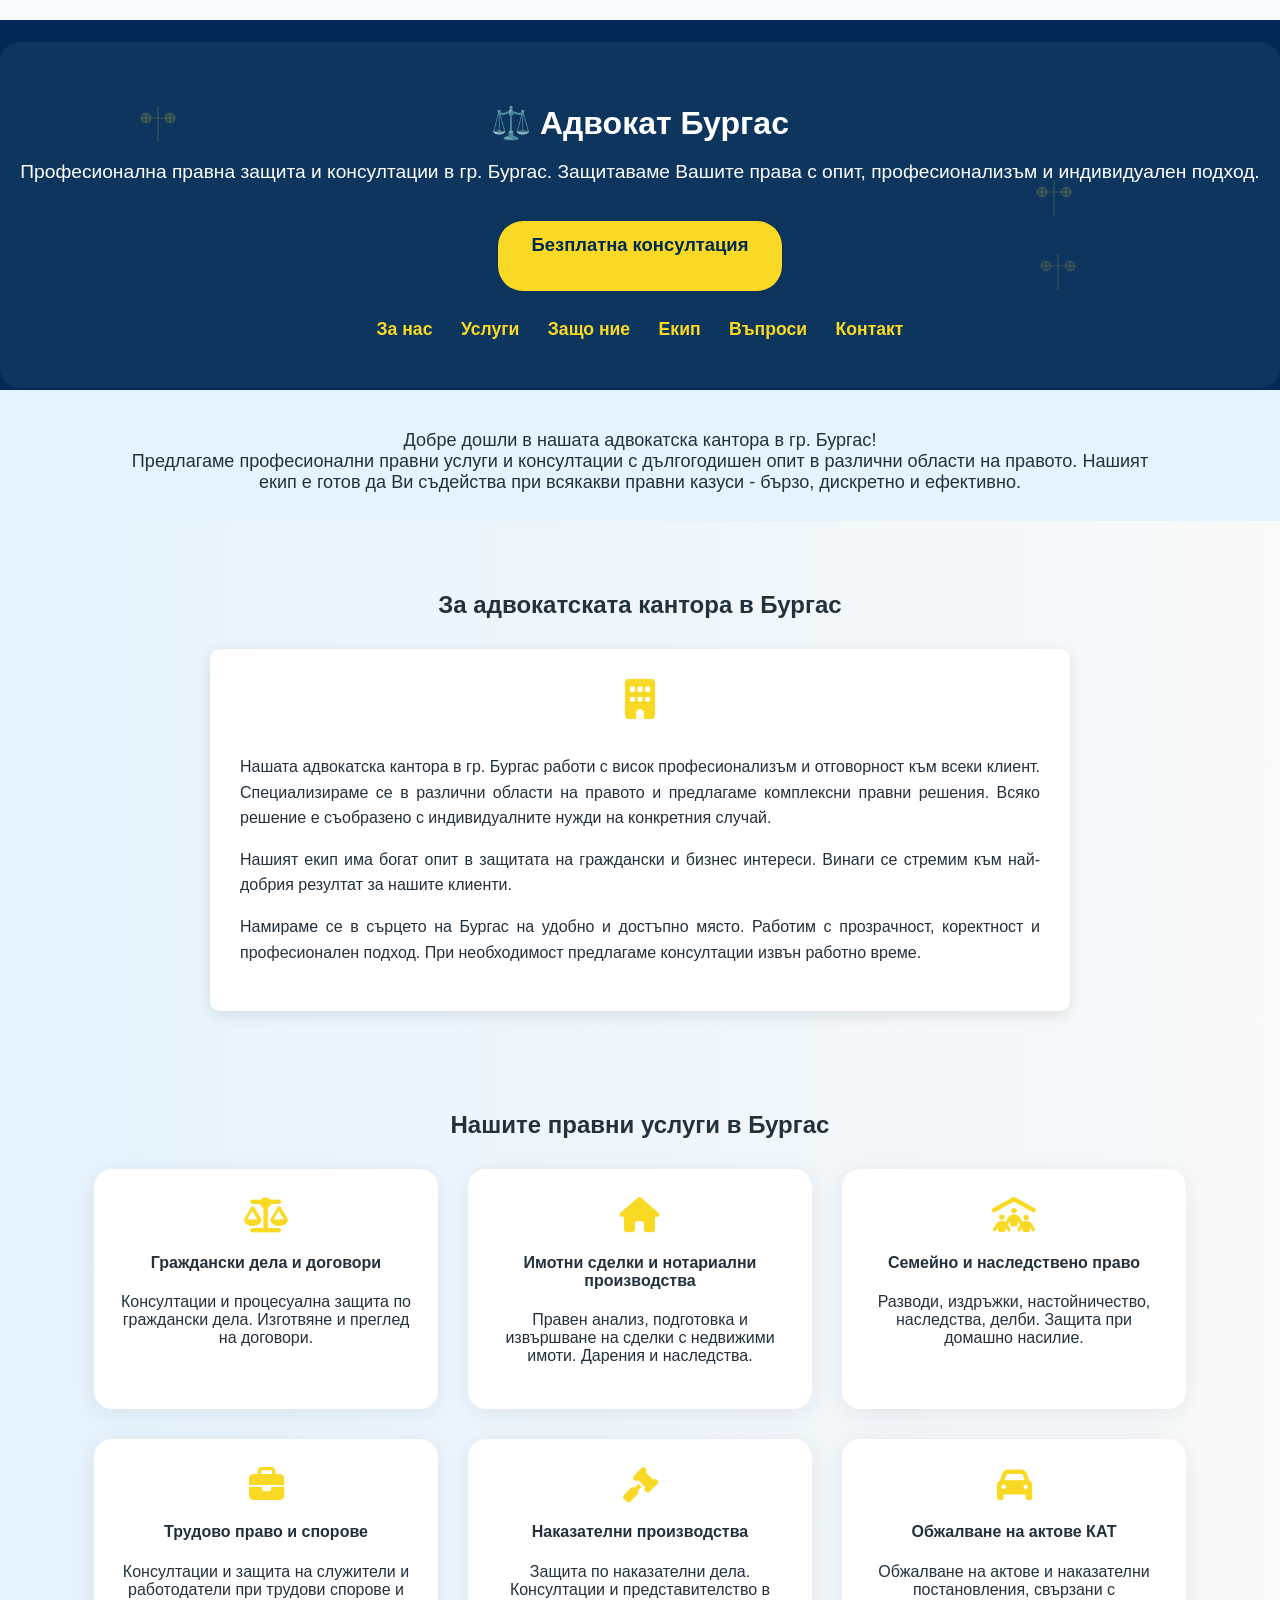
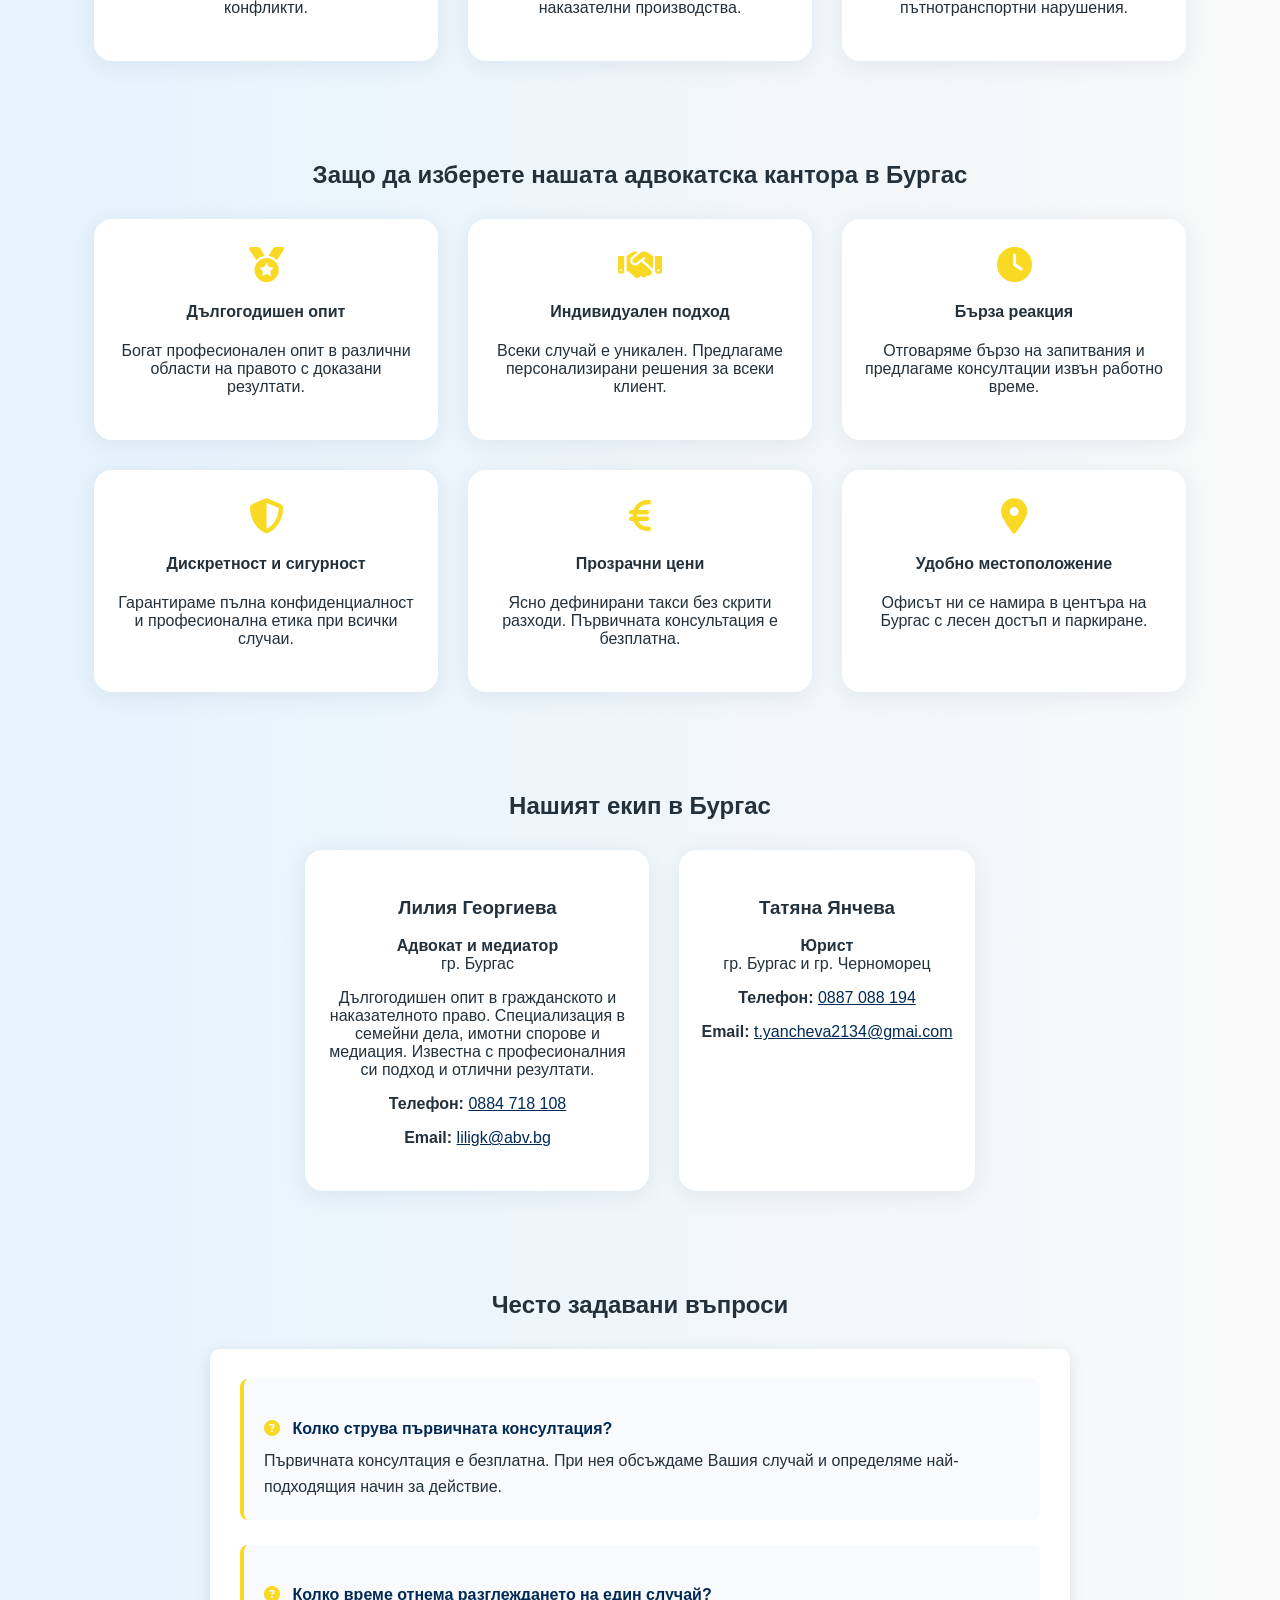
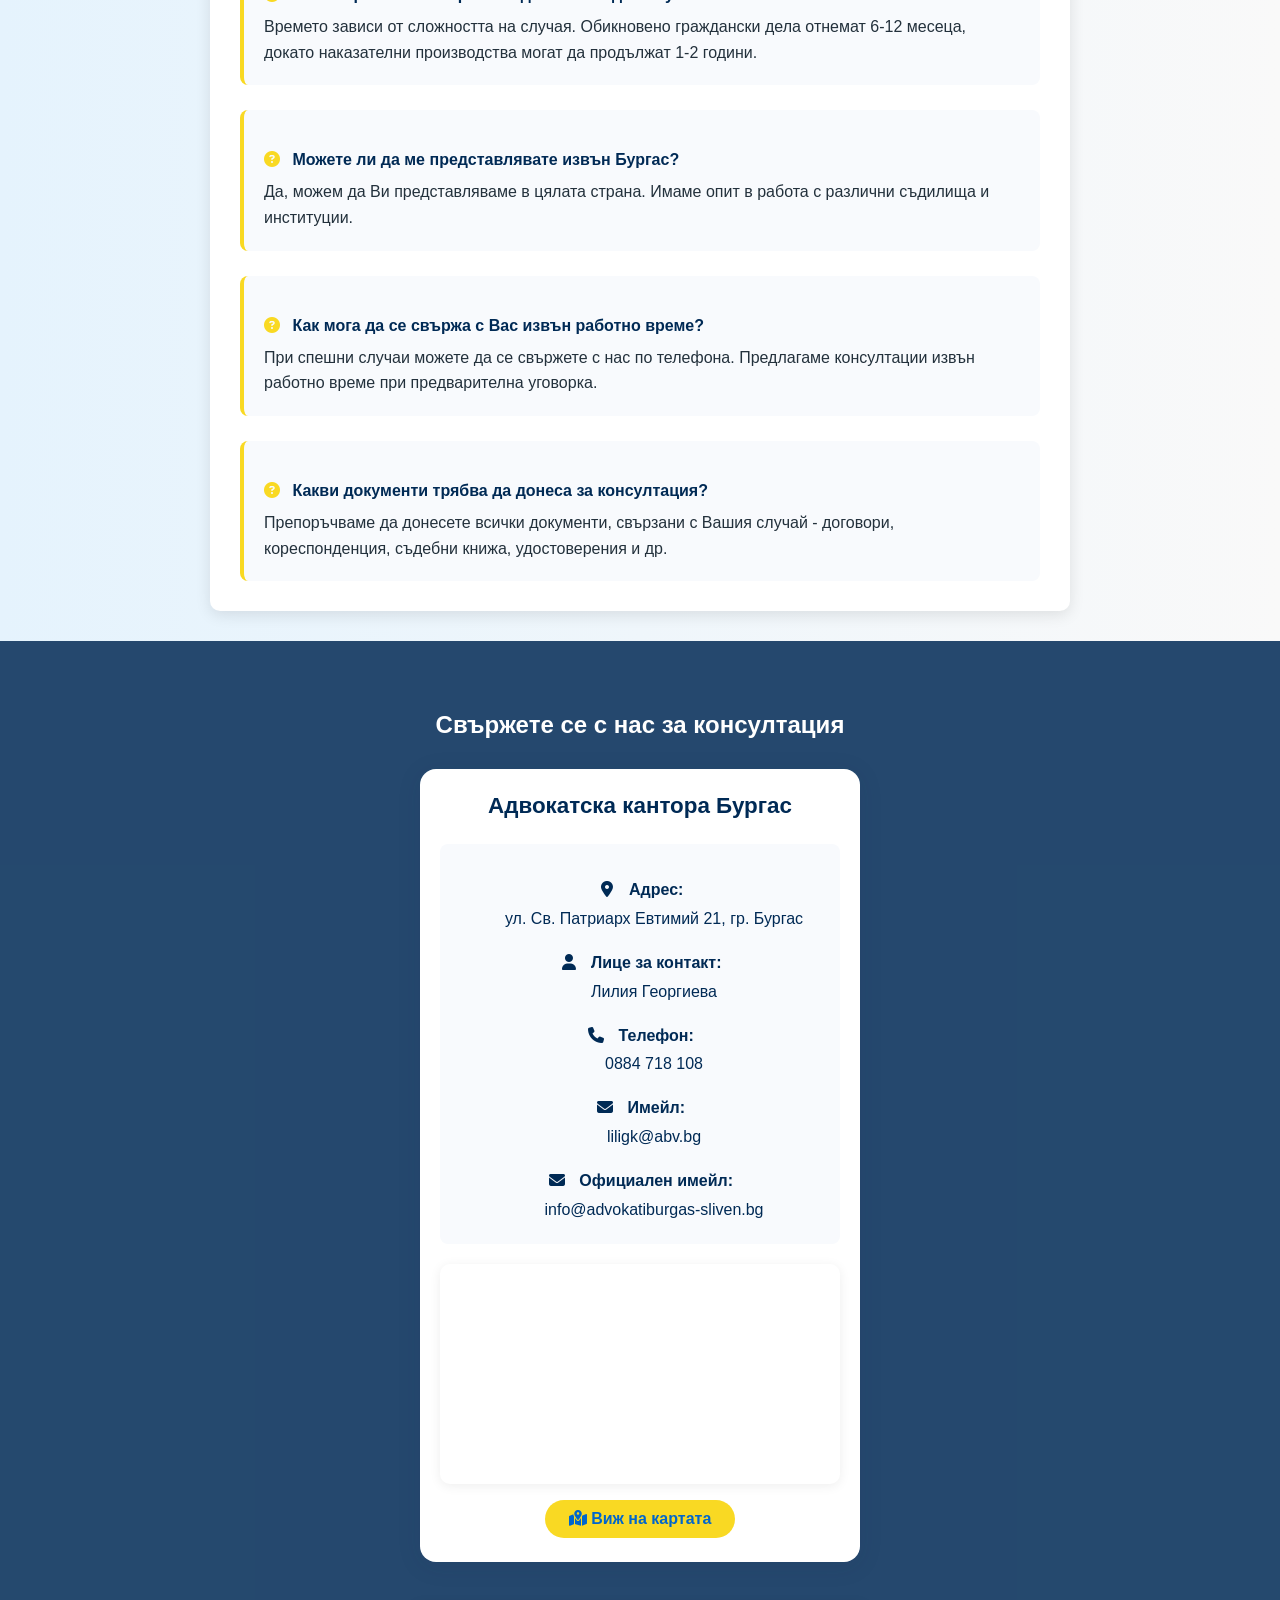
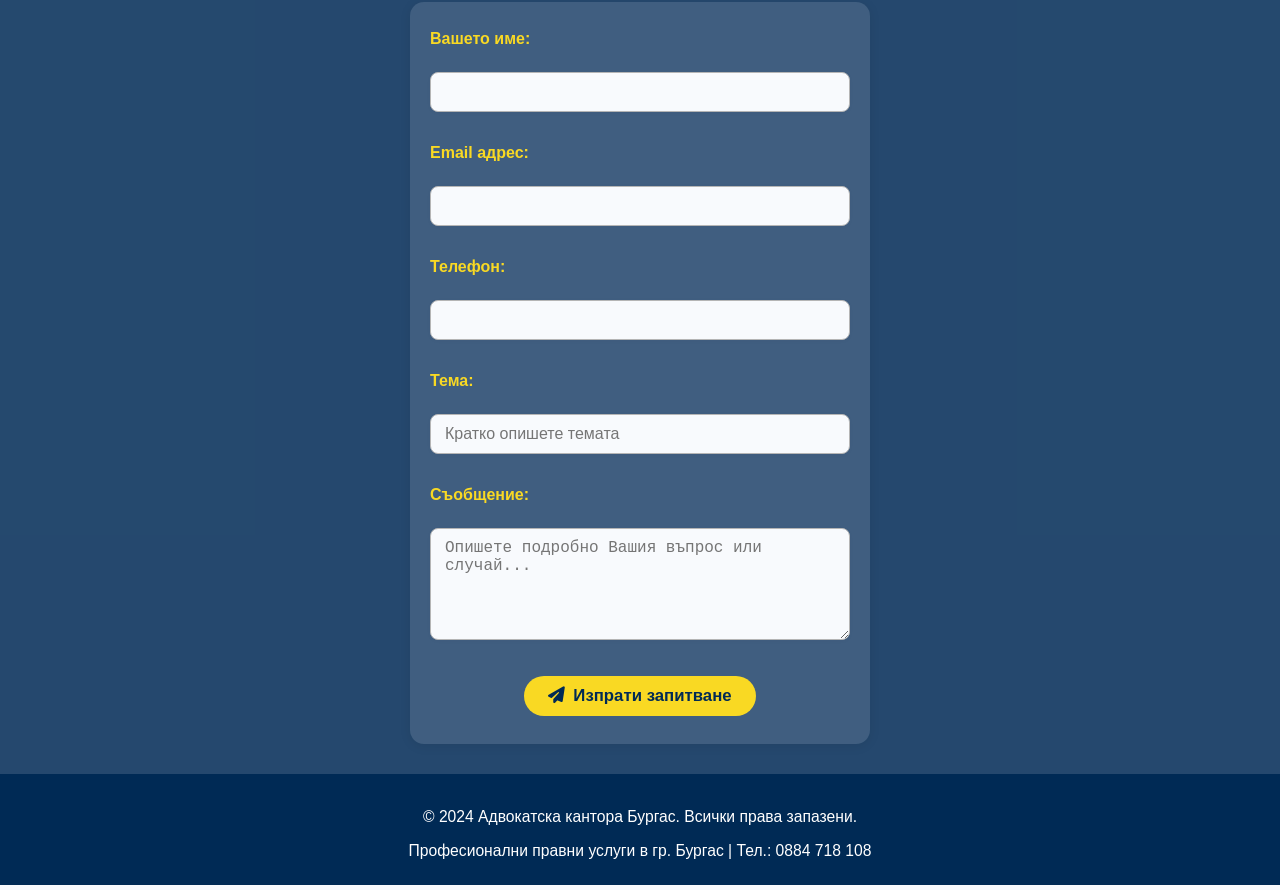
<file: advokat-burgas/index.html>
<!DOCTYPE html>
<html lang="bg">
<head>
  <meta charset="UTF-8">
  <meta name="viewport" content="width=device-width,initial-scale=1.0,viewport-fit=cover,user-scalable=no">
  <title>⚖️ Адвокат Бургас – Правна защита и консултации</title>
  <meta name="description" content="Адвокат Бургас: граждански, наказателни, имотни, семейни и трудови дела. Консултации и представителство в гр. Бургас. Тел.: 0884 718 108. Адрес: ул. Св. Патриарх Евтимий 21, гр. Бургас.">
  <meta name="keywords" content="адвокат Бургас, правни услуги Бургас, граждански дела, наказателни дела, имотни сделки, семейно право, трудово право, консултации адвокат">
  
  <!-- Open Graph Meta Tags -->
  <meta property="og:title" content="⚖️ Адвокат Бургас – Правна защита и консултации">
  <meta property="og:description" content="Професионални правни услуги в гр. Бургас: граждански, наказателни, имотни, семейни и трудови дела. Консултации и представителство.">
  <meta property="og:image" content="https://advokatiburgas-sliven.bg/share-1200x630.png">
  <meta property="og:url" content="https://advokatiburgas-sliven.bg/advokat-burgas/">
  <meta property="og:type" content="website">
  <meta property="og:locale" content="bg_BG">
  
  <!-- Favicon -->
  <link rel="icon" type="image/x-icon" href="../favicon.ico">
  <link rel="icon" type="image/svg+xml" href="../favicon.svg">
  <link rel="icon" type="image/png" sizes="192x192" href="../favicon-192.png">
  <link rel="apple-touch-icon" sizes="180x180" href="../apple-touch-icon.png">
  
  <link rel="canonical" href="https://advokatiburgas-sliven.bg/advokat-burgas/">
  <link rel="stylesheet" href="../style.css">
  <link rel="stylesheet" href="https://cdnjs.cloudflare.com/ajax/libs/font-awesome/6.4.2/css/all.min.css">
</head>
<body>
  <header class="hero">
    <div class="floating-scales">
      <div class="scale scale-1">
        <svg viewBox="0 0 100 100" xmlns="http://www.w3.org/2000/svg">
          <g fill="rgba(249, 217, 35, 0.3)" stroke="rgba(249, 217, 35, 0.5)" stroke-width="2">
            <line x1="50" y1="20" x2="50" y2="80"/>
            <line x1="20" y1="40" x2="80" y2="40"/>
            <circle cx="30" cy="40" r="8"/>
            <circle cx="70" cy="40" r="8"/>
            <line x1="30" y1="32" x2="30" y2="48"/>
            <line x1="70" y1="32" x2="70" y2="48"/>
          </g>
        </svg>
      </div>
      <div class="scale scale-2">
        <svg viewBox="0 0 100 100" xmlns="http://www.w3.org/2000/svg">
          <g fill="rgba(249, 217, 35, 0.2)" stroke="rgba(249, 217, 35, 0.4)" stroke-width="2">
            <line x1="50" y1="20" x2="50" y2="80"/>
            <line x1="20" y1="40" x2="80" y2="40"/>
            <circle cx="30" cy="40" r="8"/>
            <circle cx="70" cy="40" r="8"/>
            <line x1="30" y1="32" x2="30" y2="48"/>
            <line x1="70" y1="32" x2="70" y2="48"/>
          </g>
        </svg>
      </div>
      <div class="scale scale-3">
        <svg viewBox="0 0 100 100" xmlns="http://www.w3.org/2000/svg">
          <g fill="rgba(249, 217, 35, 0.25)" stroke="rgba(249, 217, 35, 0.45)" stroke-width="2">
            <line x1="50" y1="20" x2="50" y2="80"/>
            <line x1="20" y1="40" x2="80" y2="40"/>
            <circle cx="30" cy="40" r="8"/>
            <circle cx="70" cy="40" r="8"/>
            <line x1="30" y1="32" x2="30" y2="48"/>
            <line x1="70" y1="32" x2="70" y2="48"/>
          </g>
        </svg>
      </div>
    </div>
    <div class="hero-overlay" style="text-align: center;">
      <h1>⚖️ Адвокат Бургас</h1>
      <p>Професионална правна защита и консултации в гр. Бургас. Защитаваме Вашите права с опит, професионализъм и индивидуален подход.</p>
      <a href="#contact" class="btn-consult">Безплатна консултация</a>
      <nav class="main-nav">
        <a href="#about">За нас</a>
        <a href="#services">Услуги</a>
        <a href="#why-us">Защо ние</a>
        <a href="#team">Екип</a>
        <a href="#faq">Въпроси</a>
        <a href="#contact">Контакт</a>
      </nav>
      
      <!-- Hidden SEO Internal Links -->
      <nav class="seo-links">
        <a href="#services">Правни услуги адвокат Бургас</a>
        <a href="#about">Адвокатска кантора Бургас</a>
        <a href="#team">Адвокат Лилия Георгиева Бургас</a>
        <a href="#contact">Консултация адвокат Бургас</a>
        <a href="/">Адвокатски кантори Бургас Сливен</a>
      </nav>
    </div>
  </header>

  <section class="welcome">
    <p>
      Добре дошли в нашата адвокатска кантора в гр. Бургас!<br>
      Предлагаме професионални правни услуги и консултации с дългогодишен опит в различни области на правото. Нашият екип е готов да Ви съдейства при всякакви правни казуси - бързо, дискретно и ефективно.
    </p>
  </section>

  <section id="about" class="section-bg">
    <h2>За адвокатската кантора в Бургас</h2>
    <div class="animate">
      <div style="background: #fff; padding: 30px; border-radius: 10px; margin: 0 auto; max-width: 800px; box-shadow: 0 4px 15px rgba(0,0,0,0.1);">
        <div style="text-align: center; margin-bottom: 20px;">
          <i class="fa fa-building" style="font-size: 2.5rem; color: #f9d923; margin-bottom: 15px;"></i>
        </div>
        <p style="font-size: 16px; line-height: 1.6; text-align: justify;">
          Нашата адвокатска кантора в гр. Бургас работи с висок професионализъм и отговорност към всеки клиент. 
          Специализираме се в различни области на правото и предлагаме комплексни правни решения. Всяко решение е съобразено с индивидуалните нужди на конкретния случай. 
        </p>
        <p style="font-size: 16px; line-height: 1.6; text-align: justify;">
          Нашият екип има богат опит в защитата на граждански и бизнес интереси. Винаги се стремим към най-добрия резултат за нашите клиенти.
        </p>
        <p style="font-size: 16px; line-height: 1.6; text-align: justify;">
          Намираме се в сърцето на Бургас на удобно и достъпно място. Работим с прозрачност, коректност и професионален подход. При необходимост предлагаме консултации извън работно време.
        </p>
      </div>
    </div>
    
    <!-- Hidden SEO Internal Links -->
    <div class="seo-links">
      <a href="/">Адвокатска кантора Бургас</a>
      <a href="#services">Правни услуги Бургас</a>
      <a href="#team">Адвокат Лилия Георгиева</a>
      <a href="#contact">Консултация Бургас</a>
    </div>
  </section>

  <section id="services" class="section-bg">
    <h2>Нашите правни услуги в Бургас</h2>
    <div class="services-list">
      <div class="service-card animate">
        <i class="fa fa-balance-scale"></i>
        <h4>Граждански дела и договори</h4>
        <p>Консултации и процесуална защита по граждански дела. Изготвяне и преглед на договори.</p>
      </div>
      <div class="service-card animate">
        <i class="fa fa-home"></i>
        <h4>Имотни сделки и нотариални производства</h4>
        <p>Правен анализ, подготовка и извършване на сделки с недвижими имоти. Дарения и наследства.</p>
      </div>
      <div class="service-card animate">
        <i class="fa fa-people-roof"></i>
        <h4>Семейно и наследствено право</h4>
        <p>Разводи, издръжки, настойничество, наследства, делби. Защита при домашно насилие.</p>
      </div>
      <div class="service-card animate">
        <i class="fa fa-briefcase"></i>
        <h4>Трудово право и спорове</h4>
        <p>Консултации и защита на служители и работодатели при трудови спорове и конфликти.</p>
      </div>
      <div class="service-card animate">
        <i class="fa fa-gavel"></i>
        <h4>Наказателни производства</h4>
        <p>Защита по наказателни дела. Консултации и представителство в наказателни производства.</p>
      </div>
      <div class="service-card animate">
        <i class="fa fa-car"></i>
        <h4>Обжалване на актове КАТ</h4>
        <p>Обжалване на актове и наказателни постановления, свързани с пътнотранспортни нарушения.</p>
      </div>
    </div>
    
    <!-- Hidden SEO Internal Links -->
    <div class="seo-links">
      <a href="/">Правни услуги Бургас</a>
      <a href="#about">Адвокатска кантора услуги</a>
      <a href="#team">Адвокат граждански дела</a>
      <a href="#contact">Консултация семейно право</a>
    </div>
  </section>

  <section id="why-us" class="section-bg">
    <h2>Защо да изберете нашата адвокатска кантора в Бургас</h2>
    <div class="services-list">
      <div class="service-card animate">
        <i class="fa fa-medal"></i>
        <h4>Дългогодишен опит</h4>
        <p>Богат професионален опит в различни области на правото с доказани резултати.</p>
      </div>
      <div class="service-card animate">
        <i class="fa fa-handshake"></i>
        <h4>Индивидуален подход</h4>
        <p>Всеки случай е уникален. Предлагаме персонализирани решения за всеки клиент.</p>
      </div>
      <div class="service-card animate">
        <i class="fa fa-clock"></i>
        <h4>Бърза реакция</h4>
        <p>Отговаряме бързо на запитвания и предлагаме консултации извън работно време.</p>
      </div>
      <div class="service-card animate">
        <i class="fa fa-shield-alt"></i>
        <h4>Дискретност и сигурност</h4>
        <p>Гарантираме пълна конфиденциалност и професионална етика при всички случаи.</p>
      </div>
      <div class="service-card animate">
        <i class="fa fa-euro-sign"></i>
        <h4>Прозрачни цени</h4>
        <p>Ясно дефинирани такси без скрити разходи. Първичната консультация е безплатна.</p>
      </div>
      <div class="service-card animate">
        <i class="fa fa-map-marker-alt"></i>
        <h4>Удобно местоположение</h4>
        <p>Офисът ни се намира в центъра на Бургас с лесен достъп и паркиране.</p>
      </div>
    </div>
    
    <!-- Hidden SEO Internal Links -->
    <div class="seo-links">
      <a href="/">Най-добър адвокат Бургас</a>
      <a href="#services">Професионални правни услуги</a>
      <a href="#team">Опитен адвокат Бургас</a>
      <a href="#contact">Безплатна консултация адвокат</a>
    </div>
  </section>

  <section id="team" class="section-bg">
    <h2>Нашият екип в Бургас</h2>
    <div class="team-cards">
      <div class="card animate">
        <h3 style="text-align: center;">Лилия Георгиева</h3>
        <p style="text-align: center;"><strong>Адвокат и медиатор</strong><br>гр. Бургас</p>
        <p style="margin: 15px 0; text-align: center;">
          Дългогодишен опит в гражданското и наказателното право. Специализация в семейни дела, имотни спорове и медиация. Известна с професионалния си подход и отлични резултати.
        </p>
        <p style="text-align: center;"><strong>Телефон:</strong> <a href="tel:+359884718108" style="color: #002a55;">0884 718 108</a></p>
        <p style="text-align: center;"><strong>Email:</strong> <a href="mailto:liligk@abv.bg" style="color: #002a55;">liligk@abv.bg</a></p>
      </div>
      <div class="card animate">
        <h3 style="text-align: center;">Татяна Янчева</h3>
        <p style="text-align: center;"><strong>Юрист</strong><br>гр. Бургас и гр. Черноморец</p>
        <p style="text-align: center;"><strong>Телефон:</strong> <a href="tel:+359887088194" style="color: #002a55;">0887 088 194</a></p>
        <p style="text-align: center;"><strong>Email:</strong> <a href="mailto:t.yancheva2134@gmai.com" style="color: #002a55;">t.yancheva2134@gmai.com</a></p>
      </div>
    </div>
    
    <!-- Hidden SEO Internal Links -->
    <div class="seo-links">
      <a href="/">Адвокат Лилия Георгиева Бургас</a>
      <a href="#services">Медиатор Бургас</a>
      <a href="#contact">Контакт адвокат Бургас</a>
    </div>
  </section>

  <section id="faq" class="section-bg">
    <h2>Често задавани въпроси</h2>
    <div class="animate">
      <div style="background: #fff; padding: 30px; border-radius: 10px; margin: 0 auto; max-width: 800px; box-shadow: 0 4px 15px rgba(0,0,0,0.1);">
        
        <div style="margin-bottom: 25px; padding: 20px; background: #f8fafd; border-radius: 8px; border-left: 4px solid #f9d923;">
          <h4 style="color: #002a55; margin-bottom: 10px;">
            <i class="fa fa-question-circle" style="margin-right: 8px; color: #f9d923;"></i>
            Колко струва първичната консултация?
          </h4>
          <p style="margin: 0; font-size: 16px; line-height: 1.6;">
            Първичната консултация е безплатна. При нея обсъждаме Вашия случай и определяме най-подходящия начин за действие.
          </p>
        </div>

        <div style="margin-bottom: 25px; padding: 20px; background: #f8fafd; border-radius: 8px; border-left: 4px solid #f9d923;">
          <h4 style="color: #002a55; margin-bottom: 10px;">
            <i class="fa fa-question-circle" style="margin-right: 8px; color: #f9d923;"></i>
            Колко време отнема разглеждането на един случай?
          </h4>
          <p style="margin: 0; font-size: 16px; line-height: 1.6;">
            Времето зависи от сложността на случая. Обикновено граждански дела отнемат 6-12 месеца, докато наказателни производства могат да продължат 1-2 години.
          </p>
        </div>

        <div style="margin-bottom: 25px; padding: 20px; background: #f8fafd; border-radius: 8px; border-left: 4px solid #f9d923;">
          <h4 style="color: #002a55; margin-bottom: 10px;">
            <i class="fa fa-question-circle" style="margin-right: 8px; color: #f9d923;"></i>
            Можете ли да ме представлявате извън Бургас?
          </h4>
          <p style="margin: 0; font-size: 16px; line-height: 1.6;">
            Да, можем да Ви представляваме в цялата страна. Имаме опит в работа с различни съдилища и институции.
          </p>
        </div>

        <div style="margin-bottom: 25px; padding: 20px; background: #f8fafd; border-radius: 8px; border-left: 4px solid #f9d923;">
          <h4 style="color: #002a55; margin-bottom: 10px;">
            <i class="fa fa-question-circle" style="margin-right: 8px; color: #f9d923;"></i>
            Как мога да се свържа с Вас извън работно време?
          </h4>
          <p style="margin: 0; font-size: 16px; line-height: 1.6;">
            При спешни случаи можете да се свържете с нас по телефона. Предлагаме консултации извън работно време при предварителна уговорка.
          </p>
        </div>

        <div style="padding: 20px; background: #f8fafd; border-radius: 8px; border-left: 4px solid #f9d923;">
          <h4 style="color: #002a55; margin-bottom: 10px;">
            <i class="fa fa-question-circle" style="margin-right: 8px; color: #f9d923;"></i>
            Какви документи трябва да донеса за консултация?
          </h4>
          <p style="margin: 0; font-size: 16px; line-height: 1.6;">
            Препоръчваме да донесете всички документи, свързани с Вашия случай - договори, кореспонденция, съдебни книжа, удостоверения и др.
          </p>
        </div>

      </div>
    </div>
    
    <!-- Hidden SEO Internal Links -->
    <div class="seo-links">
      <a href="/">Въпроси адвокат Бургас</a>
      <a href="#services">Консултация правни въпроси</a>
      <a href="#team">Адвокат отговори</a>
      <a href="#contact">Безплатна консултация</a>
    </div>
  </section>

  <section id="contact" class="section-img" style="background-image: url('https://images.unsplash.com/photo-1556484687-30636164638b?auto=format&fit=crop&w=1600&q=85&fm=webp');">
    <h2>Свържете се с нас за консултация</h2>
    <div class="offices-wrapper">
      <div class="office-card animate">
        <h3 style="text-align: center; margin-bottom: 25px; font-size: 1.4rem;">Адвокатска кантора Бургас</h3>
        
        <div style="background: #f8fafd; padding: 20px; border-radius: 8px; margin-bottom: 20px;">
          <p style="margin-bottom: 15px; line-height: 1.8; color: #002a55;">
            <i class="fa fa-location-dot" style="color: #002a55; width: 20px; margin-right: 8px;"></i>
            <b>Адрес:</b><br>
            <span style="padding-left: 28px; display: inline-block;">ул. Св. Патриарх Евтимий 21, гр. Бургас</span>
          </p>
          
          <p style="margin-bottom: 15px; line-height: 1.8; color: #002a55;">
            <i class="fa fa-user" style="color: #002a55; width: 20px; margin-right: 8px;"></i>
            <b>Лице за контакт:</b><br>
            <span style="padding-left: 28px; display: inline-block;">Лилия Георгиева</span>
          </p>
          
          <p style="margin-bottom: 15px; line-height: 1.8; color: #002a55;">
            <i class="fa fa-phone" style="color: #002a55; width: 20px; margin-right: 8px;"></i>
            <b>Телефон:</b><br>
            <span style="padding-left: 28px; display: inline-block;"><a href="tel:+359884718108" style="color: #002a55; font-weight: 500;">0884 718 108</a></span>
          </p>
          
          <p style="margin-bottom: 15px; line-height: 1.8; color: #002a55;">
            <i class="fa fa-envelope" style="color: #002a55; width: 20px; margin-right: 8px;"></i>
            <b>Имейл:</b><br>
            <span style="padding-left: 28px; display: inline-block;"><a href="mailto:liligk@abv.bg" style="color: #002a55; font-weight: 500;">liligk@abv.bg</a></span>
          </p>
          
          <p style="margin-bottom: 0; line-height: 1.8; color: #002a55;">
            <i class="fa fa-envelope" style="color: #002a55; width: 20px; margin-right: 8px;"></i>
            <b>Официален имейл:</b><br>
            <span style="padding-left: 28px; display: inline-block;"><a href="mailto:info@advokatiburgas-sliven.bg" style="color: #002a55; font-weight: 500;">info@advokatiburgas-sliven.bg</a></span>
          </p>
        </div>
        
        <div class="gmap" style="margin-top: 20px; margin-bottom: 16px;">
          <iframe 
            style="pointer-events:auto; border:0; display: block;" 
            src="https://www.google.com/maps?q=42.494686,27.469272&z=16&output=embed" 
            width="100%" height="220" allowfullscreen loading="lazy"
            title="Карта адвокатска кантора Бургас - ул. Св. Патриарх Евтимий 21"
            aria-label="Google карта с местоположение на адвокатска кантора в Бургас център"></iframe>
        </div>
        <div style="text-align: center;">
          <a class="btn-map" href="https://www.google.com/maps?q=ул.+Св.+Патриарх+Евтимий+21,+гр.+Бургас" target="_blank">
            <i class="fa fa-map-location-dot"></i> Виж на картата
          </a>
        </div>
      </div>
    </div>

    <form action="https://formsubmit.co/info@advokatiburgas-sliven.bg" method="POST" class="animate" id="contact-form" style="margin-top: 40px;">
      <div id="form-message" style="display: none; padding: 15px; margin-bottom: 20px; border-radius: 8px; font-weight: bold; text-align: center;"></div>
      
      <input type="hidden" name="_subject" value="Запитване от сайта - Адвокат Бургас">
      <input type="hidden" name="_next" value="https://advokatiburgas-sliven.bg/thank-you.html">
      <input type="hidden" name="_captcha" value="false">
      
      <label for="name" style="display: block; margin-bottom: 6px;">Вашето име:</label>
      <input type="text" id="name" name="name" required style="width: 100%; box-sizing: border-box; margin-bottom: 14px;">
      
      <label for="email" style="display: block; margin-bottom: 6px;">Email адрес:</label>
      <input type="email" id="email" name="email" required style="width: 100%; box-sizing: border-box; margin-bottom: 14px;">
      
      <label for="phone" style="display: block; margin-bottom: 6px;">Телефон:</label>
      <input type="tel" id="phone" name="phone" style="width: 100%; box-sizing: border-box; margin-bottom: 14px;">
      
      <label for="subject" style="display: block; margin-bottom: 6px;">Тема:</label>
      <input type="text" id="subject" name="_subject_custom" placeholder="Кратко опишете темата" style="width: 100%; box-sizing: border-box; margin-bottom: 14px;">
      
      <label for="message" style="display: block; margin-bottom: 6px;">Съобщение:</label>
      <textarea id="message" name="message" rows="5" required placeholder="Опишете подробно Вашия въпрос или случай..." style="width: 100%; box-sizing: border-box; margin-bottom: 18px;"></textarea>
      
      <button type="submit" id="submit-btn" style="display: block; margin: 0 auto; min-width: 200px;">
        <i class="fa fa-paper-plane" style="margin-right: 8px;"></i>Изпрати запитване
      </button>
    </form>
    
    <!-- Hidden SEO Internal Links -->
    <div class="seo-links">
      <a href="/">Контакт адвокатска кантора Бургас</a>
      <a href="#services">Консултация правни услуги Бургас</a>
      <a href="#team">Адвокат Лилия Георгиева контакт</a>
      <a href="#about">Офис адвокат Бургас</a>
    </div>
  </section>

  <footer>
    <p>&copy; 2024 Адвокатска кантора Бургас. Всички права запазени.</p>
    <p>Професионални правни услуги в гр. Бургас | Тел.: 0884 718 108</p>
  </footer>

  <script>
    // Animation on scroll
    const observerOptions = {
      threshold: 0.1,
      rootMargin: '0px 0px -50px 0px'
    };

    const observer = new IntersectionObserver((entries) => {
      entries.forEach(entry => {
        if (entry.isIntersecting) {
          entry.target.classList.add('visible');
        }
      });
    }, observerOptions);

    // Observe all elements with animate class
    document.addEventListener('DOMContentLoaded', () => {
      const animateElements = document.querySelectorAll('.animate');
      animateElements.forEach(el => observer.observe(el));
      
      // Smooth scrolling for navigation links
      const navLinks = document.querySelectorAll('a[href^="#"]');
      navLinks.forEach(link => {
        link.addEventListener('click', (e) => {
          e.preventDefault();
          const targetId = link.getAttribute('href');
          const targetElement = document.querySelector(targetId);
          if (targetElement) {
            targetElement.scrollIntoView({
              behavior: 'smooth',
              block: 'start'
            });
          }
        });
      });

      // Contact form handling
      const contactForm = document.getElementById('contact-form');
      const formMessage = document.getElementById('form-message');
      const submitBtn = document.getElementById('submit-btn');

      if (contactForm) {
        contactForm.addEventListener('submit', function(e) {
          // Show loading state
          submitBtn.innerHTML = '<i class="fa fa-spinner fa-spin" style="margin-right: 8px;"></i>Изпраща се...';
          submitBtn.disabled = true;
          
          // Show processing message
          showMessage('Изпращане на съобщението...', 'info');
          
          // The form will be submitted normally to formsubmit.co
          // We'll show a success message after a short delay to simulate processing
          setTimeout(() => {
            showMessage('✓ Съобщението е изпратено успешно! Ще се свържем с Вас скоро.', 'success');
            contactForm.reset();
            submitBtn.innerHTML = '<i class="fa fa-paper-plane" style="margin-right: 8px;"></i>Изпрати запитване';
            submitBtn.disabled = false;
          }, 1000);
        });
      }

      function showMessage(text, type) {
        formMessage.textContent = text;
        formMessage.style.display = 'block';
        
        if (type === 'success') {
          formMessage.style.backgroundColor = '#d4edda';
          formMessage.style.color = '#155724';
          formMessage.style.border = '1px solid #c3e6cb';
        } else if (type === 'error') {
          formMessage.style.backgroundColor = '#f8d7da';
          formMessage.style.color = '#721c24';
          formMessage.style.border = '1px solid #f5c6cb';
        } else if (type === 'info') {
          formMessage.style.backgroundColor = '#d1ecf1';
          formMessage.style.color = '#0c5460';
          formMessage.style.border = '1px solid #bee5eb';
        }
        
        // Auto-hide success and info messages after 5 seconds
        if (type !== 'error') {
          setTimeout(() => {
            formMessage.style.display = 'none';
          }, 5000);
        }
      }

      // Check URL parameters for form submission feedback
      const urlParams = new URLSearchParams(window.location.search);
      if (urlParams.get('submitted') === 'true') {
        showMessage('✓ Съобщението е изпратено успешно! Ще се свържем с Вас скоро.', 'success');
      } else if (urlParams.get('error') === 'true') {
        showMessage('✗ Възникна грешка при изпращането. Моля, опитайте отново или се свържете с нас директно.', 'error');
      }
    });
  </script>
</body>
</html>
</file>
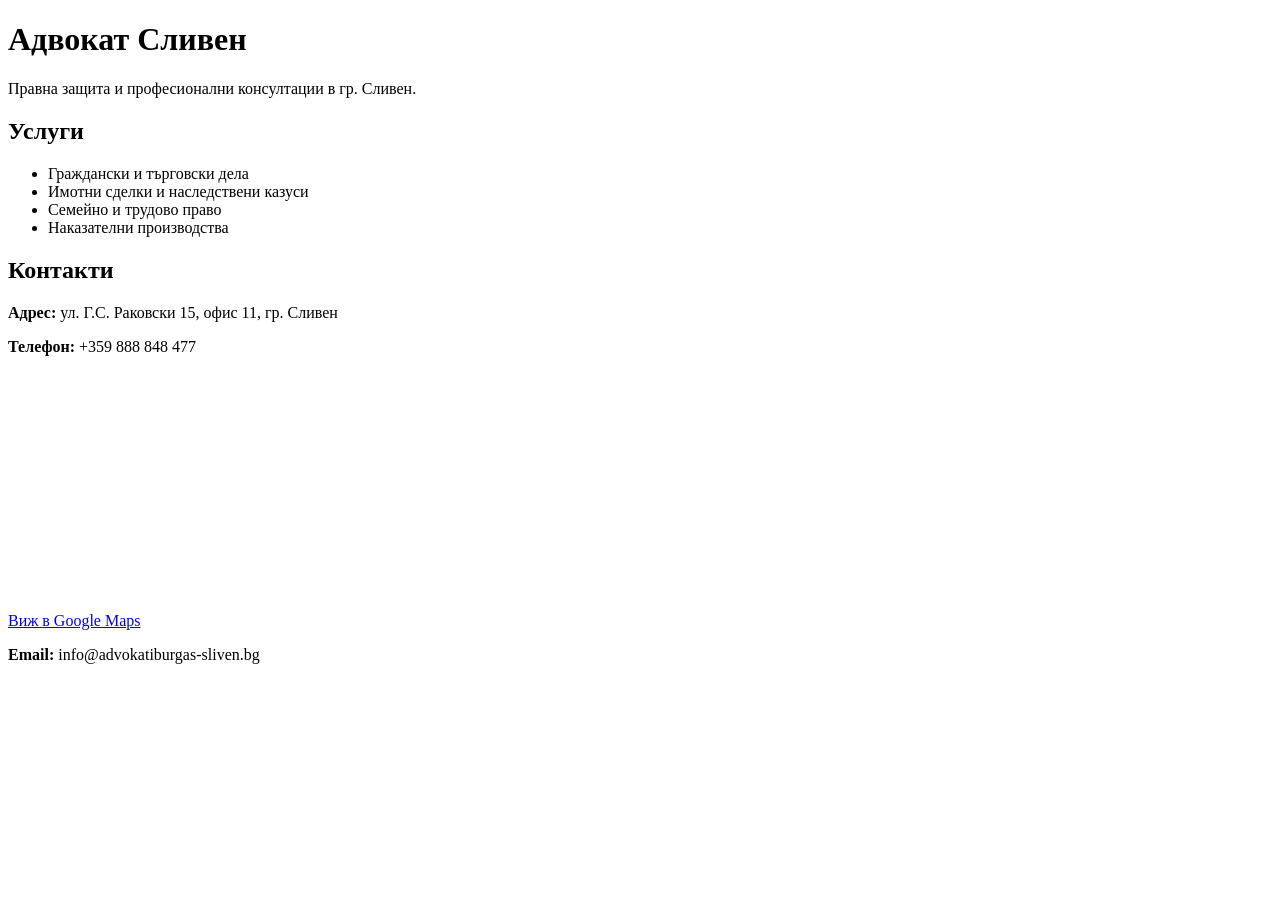
<file: advokat-sliven/index.html>
<!DOCTYPE html>
<html lang="bg">
<head>
  <meta charset="UTF-8">
  <meta name="viewport" content="width=device-width,initial-scale=1.0,viewport-fit=cover,user-scalable=no">
  <title>Адвокат Сливен – Правна помощ и консултации</title>
  <meta name="description" content="Адвокат Сливен: граждански, наказателни, имотни и семейни дела. Консултации и представителство в гр. Сливен. Тел.: +359 888 848 477. Адрес: ул. Г.С. Раковски 15, офис 11, гр. Сливен.">
  <link rel="canonical" href="https://advokatiburgas-sliven.bg/advokat-sliven/">
</head>
<body>
  <header>
    <h1>Адвокат Сливен</h1>
    <p>Правна защита и професионални консултации в гр. Сливен.</p>
  </header>

  <main>
    <section>
      <h2>Услуги</h2>
      <ul>
        <li>Граждански и търговски дела</li>
        <li>Имотни сделки и наследствени казуси</li>
        <li>Семейно и трудово право</li>
        <li>Наказателни производства</li>
      </ul>
    </section>

    <section>
      <h2>Контакти</h2>
      <p><strong>Адрес:</strong> ул. Г.С. Раковски 15, офис 11, гр. Сливен</p>
      <p><strong>Телефон:</strong> +359 888 848 477</p>
      <div class="gmap">
        <iframe 
          style="pointer-events:auto; border:0;" 
          src="https://www.google.com/maps?q=42.681168,26.323663&z=16&output=embed" 
          width="100%" height="220" allowfullscreen loading="lazy"
          title="Карта адвокатска кантора Сливен - ул. Г.С. Раковски 15"
          aria-label="Google карта с местоположение на адвокатска кантора в Сливен център"></iframe>
      </div>
      <p><a href="https://www.google.com/maps?q=ул.+Г.С.+Раковски+15,+гр.+Сливен" target="_blank">Виж в Google Maps</a></p>
      <p><strong>Email:</strong> info@advokatiburgas-sliven.bg</p>
    </section>
  </main>
</body>
</html>
</file>
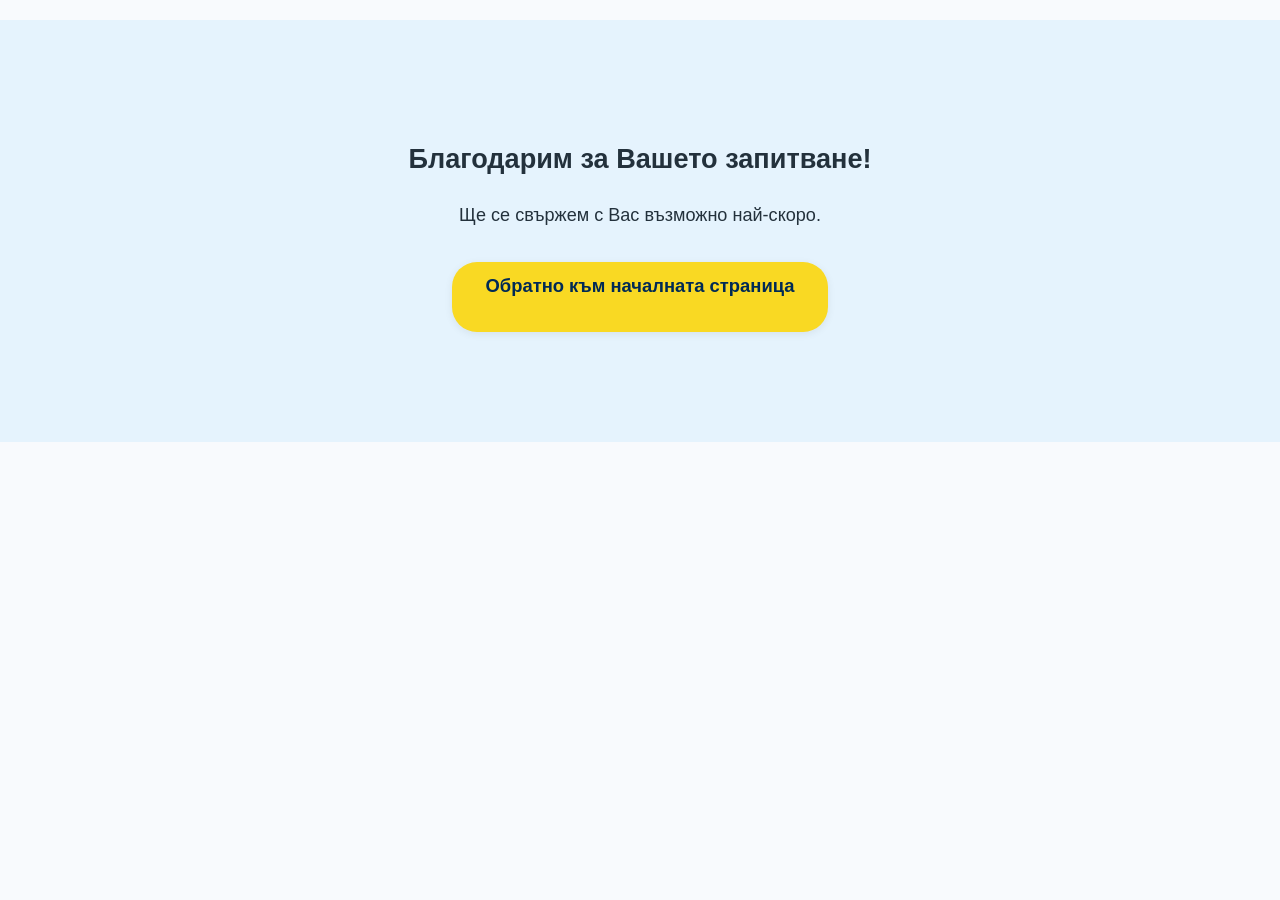
<file: thank-you.html>
<!DOCTYPE html>
<html lang="bg">
<head>
  <meta charset="UTF-8">
  <meta name="viewport" content="width=device-width,initial-scale=1.0">
  <title>Благодарим! - Адвокатска кантора Бургас - Сливен</title>
  <meta name="description" content="Благодарим за Вашето запитване! Ще се свържем с Вас възможно най-скоро.">
  <meta name="keywords" content="адвокат гр. Бургас, адвокат гр. Сливен, медиация, гражданско право, сделки с имоти, трудово право, наследствено право, КАТ, адвокатска кантора">
  <meta name="google-site-verification" content="3AGiKuA4mHIUR94pEZAQiBegj-yKTLAnywyGT0qXoVY" />
  
  <!-- Open Graph Meta Tags -->
  <meta property="og:title" content="Благодарим! - Адвокатска кантора Бургас - Сливен">
  <meta property="og:description" content="Благодарим за Вашето запитване! Ще се свържем с Вас възможно най-скоро.">
  <meta property="og:image" content="https://advokatiburgas-sliven.bg/share-1200x630.png">
  <meta property="og:image:alt" content="Адвокатска кантора Бургас - Сливен лого">
  <meta property="og:image:width" content="1200">
  <meta property="og:image:height" content="630">
  <meta property="og:image:type" content="image/png">
  <meta property="og:image:secure_url" content="https://advokatiburgas-sliven.bg/share-1200x630.png">
  <meta property="og:url" content="https://advokatiburgas-sliven.bg/thank-you.html">
  <meta property="og:type" content="website">
  <meta property="og:locale" content="bg_BG">
  
  <!-- Twitter Card Meta Tags -->
  <meta name="twitter:card" content="summary">
  <meta name="twitter:title" content="Благодарим! - Адвокатска кантора Бургас - Сливен">
  <meta name="twitter:description" content="Благодарим за Вашето запитване! Ще се свържем с Вас възможно най-скоро.">
  <meta name="twitter:image" content="https://advokatiburgas-sliven.bg/share-1200x630.png">
  <meta name="twitter:image:alt" content="Адвокатска кантора Бургас - Сливен лого">
  
  <!-- Favicon -->
  <link rel="icon" type="image/x-icon" href="/favicon.ico">
  <link rel="icon" type="image/svg+xml" href="/favicon.svg">
  <link rel="icon" type="image/png" sizes="192x192" href="/favicon-192.png">
  <link rel="apple-touch-icon" sizes="180x180" href="/apple-touch-icon.png">
  
  <link rel="stylesheet" href="style.css">
  <link rel="stylesheet" href="https://cdnjs.cloudflare.com/ajax/libs/font-awesome/6.4.2/css/all.min.css">
</head>
<body>
  <section class="welcome" style="text-align: center; padding: 100px 20px;">
    <h2>Благодарим за Вашето запитване!</h2>
    <p>Ще се свържем с Вас възможно най-скоро.</p>
    <a href="/" class="btn-consult">Обратно към началната страница</a>
  </section>
</body>
</html>
</file>
<file: style.css>
body {
  font-family: 'Segoe UI', sans-serif;
  margin: 0;
  padding: 0;
  background: #f8fafd;
  color: #23313c;
  /* Safe area for Facebook/In-App browsers */
  padding-top: env(safe-area-inset-top);
}

.hero {
  background: linear-gradient(to bottom, rgba(0,42,85,0.55), rgba(0,42,85,0.55)),
              url('https://images.unsplash.com/photo-1521791136064-7986c2920216?auto=format&fit=crop&w=1600&q=85&fm=webp') center/cover no-repeat;
  background-color: #002a55; /* Fallback color */
  height: 350px;
  display: flex;
  align-items: center;
  justify-content: center;
  position: relative;
  overflow: hidden;
  /* Safe zone for Facebook/In-App browsers */
  padding-top: max(20px, env(safe-area-inset-top));
}

.floating-scales {
  position: absolute;
  top: 0;
  left: 0;
  width: 100%;
  height: 100%;
  pointer-events: none;
  z-index: 1;
}

.scale {
  position: absolute;
  width: 60px;
  height: 60px;
  opacity: 0.4;
}

.scale-1 {
  top: 20%;
  left: 10%;
  animation: float1 6s ease-in-out infinite;
}

.scale-2 {
  top: 60%;
  right: 15%;
  animation: float2 8s ease-in-out infinite 2s;
}

.scale-3 {
  top: 40%;
  left: 80%;
  animation: float3 7s ease-in-out infinite 4s;
}

@keyframes float1 {
  0%, 100% {
    transform: translateY(0px) rotate(0deg);
    opacity: 0.3;
  }
  50% {
    transform: translateY(-20px) rotate(10deg);
    opacity: 0.6;
  }
}

@keyframes float2 {
  0%, 100% {
    transform: translateY(0px) rotate(0deg);
    opacity: 0.4;
  }
  50% {
    transform: translateY(-15px) rotate(-8deg);
    opacity: 0.7;
  }
}

@keyframes float3 {
  0%, 100% {
    transform: translateY(0px) rotate(0deg);
    opacity: 0.35;
  }
  50% {
    transform: translateY(-25px) rotate(12deg);
    opacity: 0.65;
  }
}
.hero-overlay {
  background: rgba(255, 255, 255, 0.05);
  padding: 40px 20px;
  border-radius: 20px;
  text-align: center;
  color: white;
  position: relative;
  z-index: 2;
}
.hero h1 {
  font-size: 2rem;
  margin-bottom: 10px;
}
.hero p {
  font-size: 1.2rem;
  margin-bottom: 20px;
}
.main-nav {
  margin: 18px 0 8px 0;
}
.main-nav a {
  color: #f9d923;
  font-weight: bold;
  text-decoration: none;
  margin: 0 12px;
  font-size: 1.1rem;
  transition: color 0.2s;
}
.main-nav a:hover {
  color: #fff;
}
.btn-consult {
  display: inline-block;
  margin: 18px 0 10px 0;
  padding: 13px 34px;
  background: #f9d923;
  color: #002a55;
  border: none;
  border-radius: 25px;
  font-weight: bold;
  font-size: 1.15rem;
  text-decoration: none;
  box-shadow: 0 2px 8px rgba(0,0,0,0.07);
  transition: background 0.2s;
  /* Improved touch target for mobile */
  min-height: 44px;
  min-width: 200px;
  line-height: 1.2;
}
.btn-consult:hover { background: #fbbf24; }

.welcome {
  text-align: center;
  font-size: 1.13rem;
  background: #e5f3fd;
  padding: 22px 10vw 10px 10vw;
}

.section-bg {
  background: linear-gradient(90deg, #e5f3fd 0%, #f9f9f9 100%);
  padding: 50px 0 30px 0;
  margin-bottom: 0;
}
.section-img {
  background-size: cover;
  background-position: center;
  padding: 50px 0 30px 0;
  color: #fff;
  position: relative;
}
.section-img::before {
  content: "";
  position: absolute;
  top: 0; left: 0; right: 0; bottom: 0;
  background: rgba(0, 42, 85, 0.85);
  z-index: 1;
}
.section-img > * {
  position: relative;
  z-index: 2;
}

h2 { text-align: center; margin-bottom: 30px; }
.team-cards, .services-list {
  display: flex;
  flex-wrap: wrap;
  justify-content: center;
  gap: 30px;
}
.card, .service-card {
  background: #fff;
  border-radius: 18px;
  box-shadow: 0 4px 24px rgba(30, 42, 75, 0.08);
  padding: 28px 22px;
  min-width: 220px;
  max-width: 300px;
  transition: transform 0.2s, box-shadow 0.2s;
  text-align: center;
  position: relative;
}
.card:hover, .service-card:hover, .office-card:hover {
  transform: translateY(-6px) scale(1.04);
  box-shadow: 0 8px 32px rgba(30, 42, 75, 0.16);
}
.service-card i {
  font-size: 2.2rem;
  color: #f9d923;
  margin-bottom: 14px;
  display: block;
}

.animate {
  opacity: 0;
  transform: translateY(30px);
  transition: opacity 0.8s, transform 0.8s;
}
.animate.visible {
  opacity: 1;
  transform: none;
}

.offices-wrapper {
  display: flex;
  flex-wrap: wrap;
  gap: 32px;
  justify-content: center;
  margin-top: 24px;
}
.office-card {
  background: #fff;
  border-radius: 16px;
  box-shadow: 0 4px 24px rgba(30, 42, 75, 0.10);
  padding: 24px 20px;
  min-width: 300px;
  max-width: 400px;
  flex: 1 1 320px;
  text-align: center;
  position: relative;
  transition: box-shadow 0.2s, transform 0.2s;
}
.office-card h3 {
  color: #002a55;
  margin-top: 0;
  margin-bottom: 20px;
}
.office-card p {
  font-size: 16px;
  line-height: 1.8;
  margin: 12px 0;
}
.office-card a {
  color: #0066cc;
  text-decoration: none;
  transition: color 0.2s;
}
.office-card a:hover {
  color: #004999;
  text-decoration: underline;
}
.gmap {
  margin-top: 14px;
  border-radius: 10px;
  overflow: hidden;
  box-shadow: 0 2px 12px rgba(0,0,0,0.07);
}
.btn-map {
  display: block;
  margin: 14px auto 0;
  background: #f9d923;
  color: #002a55;
  border: none;
  border-radius: 22px;
  padding: 10px 24px;
  font-weight: bold;
  font-size: 1rem;
  text-decoration: none;
  transition: background 0.2s;
  width: fit-content;
}
.btn-map:hover {
  background: #fbbf24;
  color: #002a55;
}

.contact-form, form[action*="formsubmit"] {
  max-width: 420px;
  margin: 0 auto;
  display: flex;
  flex-direction: column;
  gap: 18px;
  background: rgba(255,255,255,0.12);
  padding: 28px 20px;
  border-radius: 14px;
  box-shadow: 0 2px 12px rgba(0,0,0,0.08);
}
.contact-form input,
.contact-form textarea,
form[action*="formsubmit"] input,
form[action*="formsubmit"] textarea {
  border: 1px solid #b5b5b5;
  border-radius: 8px;
  padding: 10px 14px;
  font-size: 1rem;
  color: #23313c;
  background: #f8fafd;
  box-shadow: 0 1px 4px rgba(0,0,0,0.03);
  outline: none;
  margin-bottom: 6px;
}
form[action*="formsubmit"] label {
  color: #f9d923;
  font-weight: bold;
  margin-bottom: 2px;
}
.contact-form button,
form[action*="formsubmit"] button {
  background: #f9d923;
  color: #002a55;
  border: none;
  border-radius: 22px;
  padding: 10px 24px;
  font-weight: bold;
  font-size: 1.05rem;
  cursor: pointer;
  transition: background 0.2s;
}
.contact-form button:hover,
form[action*="formsubmit"] button:hover {
  background: #fbbf24;
}

.quotes {
  display: flex;
  flex-direction: column;
  align-items: center;
  gap: 18px;
}
.quotes blockquote {
  font-style: italic;
  background: #e4edfa;
  padding: 18px 20px;
  border-radius: 12px;
  color: #002a55;
  max-width: 450px;
  box-shadow: 0 2px 8px rgba(0,42,85,0.04);
}

footer {
  background: #002a55;
  color: #fff;
  text-align: center;
  padding: 18px 0 10px 0;
  margin-top: 0;
  font-size: 0.98rem;
}

/* SEO Internal Links - Hidden from users but visible to search engines */
.seo-links {
  position: absolute;
  left: -9999px;
  width: 1px;
  height: 1px;
  overflow: hidden;
  clip: rect(0, 0, 0, 0);
  clip-path: inset(50%);
  white-space: nowrap;
}

.seo-links a {
  color: inherit;
  text-decoration: none;
  font-size: 1px;
}

/* Facebook/In-App Browser specific adjustments */
@supports (padding: max(0px)) {
  body {
    /* Enhanced safe area for iOS devices in Facebook/Instagram */
    padding-top: max(20px, env(safe-area-inset-top));
  }
}

/* Facebook WebView and In-App browser adjustments */
@media (max-width: 600px) and (display-mode: browser) {
  .hero {
    /* Extra top padding for Facebook/Instagram in-app browser */
    padding-top: max(60px, calc(env(safe-area-inset-top) + 40px));
  }
  
  .hero-overlay {
    /* Ensure content is visible even with Facebook overlay */
    margin-top: 20px;
  }
}

@media (max-width: 900px) {
  .team-cards, .services-list, .offices-wrapper {
    flex-direction: column;
    align-items: center;
  }
  .card, .service-card, .office-card {
    max-width: 98vw;
  }
}

@media (max-width: 600px) {
  body {
    /* Additional safe zone for Facebook/In-App browsers */
    padding-top: max(20px, env(safe-area-inset-top));
  }
  
  .hero {
    height: auto;
    min-height: 380px;
    padding: max(40px, calc(env(safe-area-inset-top) + 20px)) 5vw 30px 5vw;
  }
  
  .hero-overlay {
    padding: 25px 4vw;
    border-radius: 12px;
    /* Ensure content isn't hidden by Facebook overlay */
    margin-top: 10px;
  }
  
  .hero h1 {
    font-size: 1.6rem;
    line-height: 1.3;
    margin-bottom: 15px;
    /* Better contrast for Facebook overlay */
    text-shadow: 1px 1px 3px rgba(0,0,0,0.8);
  }
  
  .hero p {
    font-size: 1rem;
    line-height: 1.4;
    margin-bottom: 25px;
    /* Better contrast for Facebook overlay */
    text-shadow: 1px 1px 2px rgba(0,0,0,0.7);
  }
  
  .btn-consult {
    margin: 25px auto 15px auto;
    padding: 16px 40px;
    font-size: 1.1rem;
    min-height: 48px;
    min-width: 220px;
    /* Better touch area and visual prominence */
    box-shadow: 0 4px 12px rgba(0,0,0,0.15);
    display: block;
    text-align: center;
  }
  
  .main-nav {
    display: flex;
    flex-wrap: wrap;
    justify-content: center;
    gap: 10px;
    margin: 15px 0 10px 0;
  }
  
  .main-nav a {
    margin: 0 8px;
    font-size: 1rem;
    padding: 8px 12px;
    /* Better touch targets for navigation */
    min-height: 32px;
    display: inline-flex;
    align-items: center;
    border-radius: 15px;
    background: rgba(255,255,255,0.1);
    transition: background 0.2s;
  }
  
  .main-nav a:hover {
    background: rgba(255,255,255,0.2);
  }
  
  h2 {
    font-size: 1.4rem;
    margin-bottom: 20px;
    line-height: 1.3;
  }
  
  .card, .service-card, .office-card {
    padding: 20px 6vw;
    min-width: unset;
    font-size: 1rem;
    margin-bottom: 15px;
  }
  
  .quotes blockquote {
    padding: 15px 12px;
    font-size: 1rem;
    line-height: 1.4;
  }
  
  .office-card {
    padding: 20px 6vw;
  }
  
  .btn-map {
    font-size: 1rem;
    padding: 10px 16px;
    min-height: 40px;
    /* Better touch area */
    margin-top: 16px;
  }
  
  .contact-form, form[action*="formsubmit"] {
    padding: 20px 4vw;
    border-radius: 10px;
    margin: 0 2vw;
  }
  
  .contact-form input,
  .contact-form textarea,
  form[action*="formsubmit"] input,
  form[action*="formsubmit"] textarea {
    font-size: 1rem;
    padding: 12px 12px;
    min-height: 40px;
  }
  
  .contact-form button,
  form[action*="formsubmit"] button {
    min-height: 48px;
    font-size: 1.1rem;
    margin-top: 10px;
  }
  
  /* Mobile responsive scales */
  .scale {
    width: 40px;
    height: 40px;
  }
  
  .scale-1 {
    top: 15%;
    left: 5%;
  }
  
  .scale-2 {
    top: 70%;
    right: 8%;
  }
  
  .scale-3 {
    top: 45%;
    left: 85%;
  }
  
  /* Welcome section improvements */
  .welcome {
    padding: 25px 8vw 15px 8vw;
    font-size: 1.1rem;
    line-height: 1.5;
  }
}
</file>
